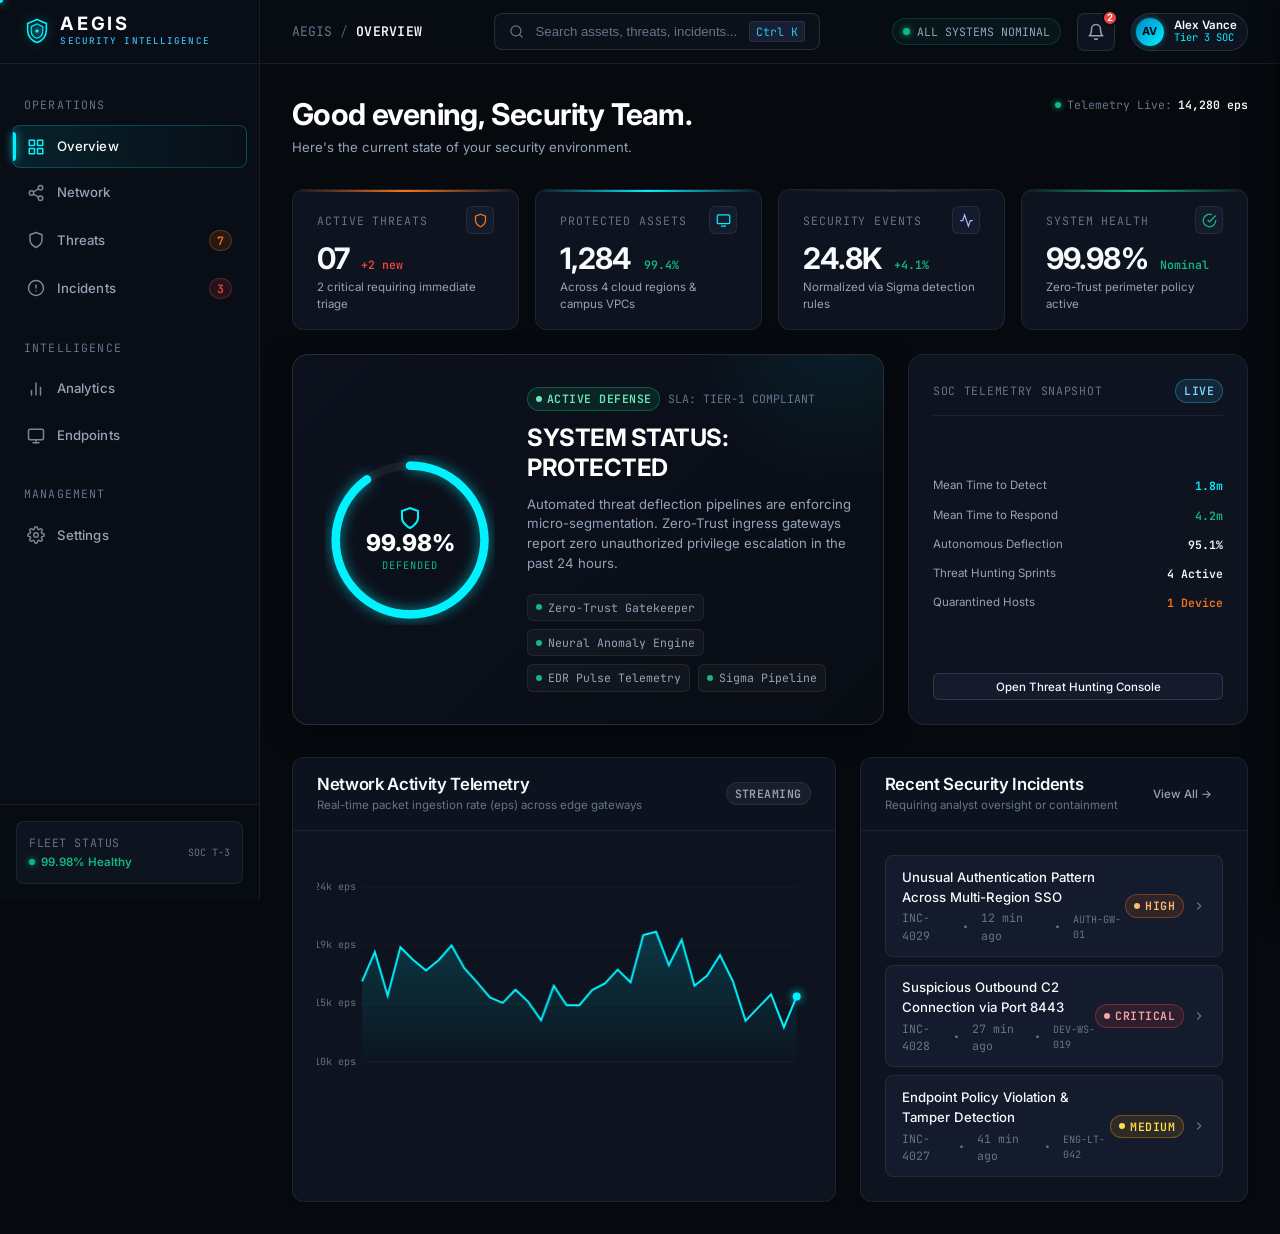
<file: index.html>
<!DOCTYPE html>
<html lang="en">
<head>
  <meta charset="UTF-8">
  <meta name="viewport" content="width=device-width, initial-scale=1.0">
  <meta name="description" content="AEGIS is a security intelligence platform concept for monitoring threats, incidents, endpoints, and network activity.">
  <meta name="theme-color" content="#06090e">
  <meta name="color-scheme" content="dark">
  <title>AEGIS — Security Intelligence Platform</title>

  <!-- Open Graph / Meta -->
  <meta property="og:title" content="AEGIS — Security Intelligence Platform">
  <meta property="og:description" content="Next-generation security operations center platform for monitoring infrastructure, investigating threats, and analyzing cyber incidents.">
  <meta property="og:type" content="website">

  <!-- Typography: Inter & JetBrains Mono -->
  <link rel="preconnect" href="https://fonts.googleapis.com">
  <link rel="preconnect" href="https://fonts.gstatic.com" crossorigin>
  <link href="https://fonts.googleapis.com/css2?family=Inter:wght@400;500;600;700;800&family=JetBrains+Mono:wght@400;500;600;700&display=swap" rel="stylesheet">

  <!-- Stylesheets -->
  <link rel="stylesheet" href="css/variables.css">
  <link rel="stylesheet" href="css/base.css">
  <link rel="stylesheet" href="css/layout.css">
  <link rel="stylesheet" href="css/components.css">
  <link rel="stylesheet" href="css/dashboard.css">
  <link rel="stylesheet" href="css/responsive.css">
</head>
<body>
  <!-- Accessibility: Skip Link -->
  <a href="#main-content" class="skip-link">Skip to main content</a>

  <div class="app-container">
    <!-- ====================================================================
         GLOBAL APPLICATION SHELL: SIDEBAR
         ==================================================================== -->
    <aside id="app-sidebar" class="app-sidebar" aria-label="Main Navigation">
      <div class="sidebar-header">
        <a href="#/overview" class="brand-logo-wrap" title="AEGIS Platform Home">
          <!-- Geometric Aegis Shield SVG Logo -->
          <svg class="brand-shield-svg" viewBox="0 0 32 36" fill="none" xmlns="http://www.w3.org/2000/svg" aria-hidden="true">
            <path d="M16 2L3 7.5V17C3 24.8 8.6 31.9 16 34C23.4 31.9 29 24.8 29 17V7.5L16 2Z" stroke="currentColor" stroke-width="2.2" stroke-linecap="round" stroke-linejoin="round"/>
            <path d="M16 8L8 12V17.5C8 22.2 11.4 26.6 16 28C20.6 26.6 24 22.2 24 17.5V12L16 8Z" fill="rgba(0, 242, 254, 0.12)" stroke="currentColor" stroke-width="1.6"/>
            <circle cx="16" cy="18" r="2.5" fill="currentColor"/>
          </svg>
          <div class="brand-text">
            <span class="brand-name">AEGIS</span>
            <span class="brand-tagline">Security Intelligence</span>
          </div>
        </a>
        <button id="sidebar-close-btn" class="mobile-drawer-close-btn" aria-label="Close Navigation">
          <svg width="18" height="18" viewBox="0 0 24 24" fill="none" stroke="currentColor" stroke-width="2" stroke-linecap="round" stroke-linejoin="round" aria-hidden="true"><line x1="18" y1="6" x2="6" y2="18"/><line x1="6" y1="6" x2="18" y2="18"/></svg>
        </button>
      </div>

      <nav class="sidebar-nav" aria-label="Platform Views">
        <div class="nav-section-label">Operations</div>
        
        <a href="#/overview" class="nav-item is-active" data-route="overview" aria-current="page">
          <div class="nav-label-wrap">
            <svg class="nav-icon" viewBox="0 0 24 24" fill="none" stroke="currentColor" stroke-width="2" stroke-linecap="round" stroke-linejoin="round" aria-hidden="true">
              <rect x="3" y="3" width="7" height="7"/><rect x="14" y="3" width="7" height="7"/><rect x="14" y="14" width="7" height="7"/><rect x="3" y="14" width="7" height="7"/>
            </svg>
            <span>Overview</span>
          </div>
        </a>

        <a href="#/network" class="nav-item" data-route="network">
          <div class="nav-label-wrap">
            <svg class="nav-icon" viewBox="0 0 24 24" fill="none" stroke="currentColor" stroke-width="2" stroke-linecap="round" stroke-linejoin="round" aria-hidden="true">
              <circle cx="18" cy="5" r="3"/><circle cx="6" cy="12" r="3"/><circle cx="18" cy="19" r="3"/><line x1="8.59" y1="13.51" x2="15.42" y2="17.49"/><line x1="15.41" y1="6.51" x2="8.59" y2="10.49"/>
            </svg>
            <span>Network</span>
          </div>
        </a>

        <a href="#/threats" class="nav-item" data-route="threats">
          <div class="nav-label-wrap">
            <svg class="nav-icon" viewBox="0 0 24 24" fill="none" stroke="currentColor" stroke-width="2" stroke-linecap="round" stroke-linejoin="round" aria-hidden="true">
              <path d="M12 22s8-4 8-10V5l-8-3-8 3v7c0 6 8 10 8 10z"/>
            </svg>
            <span>Threats</span>
          </div>
          <span class="nav-badge badge-high" title="Active Detections">7</span>
        </a>

        <a href="#/incidents" class="nav-item" data-route="incidents">
          <div class="nav-label-wrap">
            <svg class="nav-icon" viewBox="0 0 24 24" fill="none" stroke="currentColor" stroke-width="2" stroke-linecap="round" stroke-linejoin="round" aria-hidden="true">
              <circle cx="12" cy="12" r="10"/><line x1="12" y1="8" x2="12" y2="12"/><line x1="12" y1="16" x2="12.01" y2="16"/>
            </svg>
            <span>Incidents</span>
          </div>
          <span class="nav-badge badge-critical" title="Open Incidents">3</span>
        </a>

        <div class="nav-section-label" style="margin-top: var(--space-md);">Intelligence</div>

        <a href="#/analytics" class="nav-item" data-route="analytics">
          <div class="nav-label-wrap">
            <svg class="nav-icon" viewBox="0 0 24 24" fill="none" stroke="currentColor" stroke-width="2" stroke-linecap="round" stroke-linejoin="round" aria-hidden="true">
              <line x1="18" y1="20" x2="18" y2="10"/><line x1="12" y1="20" x2="12" y2="4"/><line x1="6" y1="20" x2="6" y2="14"/>
            </svg>
            <span>Analytics</span>
          </div>
        </a>

        <a href="#/endpoints" class="nav-item" data-route="endpoints">
          <div class="nav-label-wrap">
            <svg class="nav-icon" viewBox="0 0 24 24" fill="none" stroke="currentColor" stroke-width="2" stroke-linecap="round" stroke-linejoin="round" aria-hidden="true">
              <rect x="2" y="3" width="20" height="14" rx="2" ry="2"/><line x1="8" y1="21" x2="16" y2="21"/><line x1="12" y1="17" x2="12" y2="21"/>
            </svg>
            <span>Endpoints</span>
          </div>
        </a>

        <div class="nav-section-label" style="margin-top: var(--space-md);">Management</div>

        <a href="#/settings" class="nav-item settings-link" data-route="settings">
          <div class="nav-label-wrap">
            <svg class="nav-icon" viewBox="0 0 24 24" fill="none" stroke="currentColor" stroke-width="2" stroke-linecap="round" stroke-linejoin="round" aria-hidden="true">
              <circle cx="12" cy="12" r="3"/><path d="M19.4 15a1.65 1.65 0 0 0 .33 1.82l.06.06a2 2 0 0 1 0 2.83 2 2 0 0 1-2.83 0l-.06-.06a1.65 1.65 0 0 0-1.82-.33 1.65 1.65 0 0 0-1 1.51V21a2 2 0 0 1-2 2 2 2 0 0 1-2-2v-.09A1.65 1.65 0 0 0 9 19.4a1.65 1.65 0 0 0-1.82.33l-.06.06a2 2 0 0 1-2.83 0 2 2 0 0 1 0-2.83l.06-.06a1.65 1.65 0 0 0 .33-1.82 1.65 1.65 0 0 0-1.51-1H3a2 2 0 0 1-2-2 2 2 0 0 1 2-2h.09A1.65 1.65 0 0 0 4.6 9a1.65 1.65 0 0 0-.33-1.82l-.06-.06a2 2 0 0 1 0-2.83 2 2 0 0 1 2.83 0l.06.06a1.65 1.65 0 0 0 1.82.33H9a1.65 1.65 0 0 0 1-1.51V3a2 2 0 0 1 2-2 2 2 0 0 1 2 2v.09a1.65 1.65 0 0 0 1 1.51 1.65 1.65 0 0 0 1.82-.33l.06-.06a2 2 0 0 1 2.83 0 2 2 0 0 1 0 2.83l-.06.06a1.65 1.65 0 0 0-.33 1.82V9a1.65 1.65 0 0 0 1.51 1H21a2 2 0 0 1 2 2 2 2 0 0 1-2 2h-.09a1.65 1.65 0 0 0-1.51 1z"/>
            </svg>
            <span>Settings</span>
          </div>
        </a>
      </nav>

      <!-- Sidebar Status Card -->
      <div class="sidebar-footer">
        <div class="health-status-card">
          <div class="health-status-info">
            <span class="health-label">Fleet Status</span>
            <span class="health-val">
              <span class="health-pulse-dot"></span>
              99.98% Healthy
            </span>
          </div>
          <span style="font-family:var(--font-mono); font-size:10px; color:var(--text-muted);">SOC T-3</span>
        </div>
      </div>
    </aside>

    <!-- ====================================================================
         MAIN APP CONTAINER: TOPBAR & CONTENT
         ==================================================================== -->
    <main id="main-content" class="app-main" tabindex="-1">
      <!-- Topbar Header -->
      <header class="app-topbar">
        <div class="topbar-left">
          <button id="mobile-menu-trigger" class="mobile-menu-trigger" aria-label="Open Navigation Menu">
            <svg width="20" height="20" viewBox="0 0 24 24" fill="none" stroke="currentColor" stroke-width="2" stroke-linecap="round" stroke-linejoin="round" aria-hidden="true"><line x1="3" y1="12" x2="21" y2="12"/><line x1="3" y1="6" x2="21" y2="6"/><line x1="3" y1="18" x2="21" y2="18"/></svg>
          </button>
          
          <nav class="breadcrumbs" aria-label="Breadcrumb">
            <span class="breadcrumb-root">AEGIS</span>
            <span class="breadcrumb-separator">/</span>
            <span id="breadcrumb-current" class="breadcrumb-current">OVERVIEW</span>
          </nav>
        </div>

        <div class="topbar-center">
          <button class="search-command-btn" aria-label="Global Search">
            <svg width="15" height="15" viewBox="0 0 24 24" fill="none" stroke="currentColor" stroke-width="2" stroke-linecap="round" stroke-linejoin="round" aria-hidden="true"><circle cx="11" cy="11" r="8"/><line x1="21" y1="21" x2="16.65" y2="16.65"/></svg>
            <span>Search assets, threats, incidents...</span>
            <kbd class="search-kbd-shortcut">Ctrl K</kbd>
          </button>
        </div>

        <div class="topbar-right">
          <div class="system-status-indicator" title="Global Security SLA Nominal">
            <span class="status-dot-nominal"></span>
            <span>ALL SYSTEMS NOMINAL</span>
          </div>

          <!-- Notification Bell -->
          <div class="notif-wrapper">
            <button id="notif-btn" class="icon-btn" aria-label="View Alerts and Notifications" aria-expanded="false">
              <svg width="18" height="18" viewBox="0 0 24 24" fill="none" stroke="currentColor" stroke-width="2" stroke-linecap="round" stroke-linejoin="round" aria-hidden="true"><path d="M18 8A6 6 0 0 0 6 8c0 7-3 9-3 9h18s-3-2-3-9"/><path d="M13.73 21a2 2 0 0 1-3.46 0"/></svg>
              <span id="notif-badge" class="notif-badge-pill">2</span>
            </button>
            <div id="notif-panel" class="notif-panel" role="region" aria-label="Alerts Dropdown">
              <div class="notif-header">
                <span class="notif-title">Real-Time SOC Alerts</span>
                <button id="notif-clear-btn" class="notif-clear-btn">Mark All Read</button>
              </div>
              <ul id="notif-list" class="notif-list"></ul>
            </div>
          </div>

          <!-- Analyst Profile -->
          <div class="user-profile-badge" title="Authenticated Security Analyst">
            <div class="user-avatar">AV</div>
            <div class="user-meta">
              <span class="user-name">Alex Vance</span>
              <span class="user-role">Tier 3 SOC</span>
            </div>
          </div>
        </div>
      </header>

      <!-- Content Views Wrapper -->
      <div class="content-wrapper">

        <!-- ================================================================
             VIEW 1: OVERVIEW DASHBOARD
             ================================================================ -->
        <section id="view-overview" class="page-view is-active" aria-labelledby="overview-heading">
          <div class="page-header">
            <div class="page-title-group">
              <h1 id="overview-heading" class="page-title">Good evening, Security Team.</h1>
              <p class="page-subtitle">Here's the current state of your security environment.</p>
            </div>
            <div class="page-header-actions">
              <span style="font-family:var(--font-mono); font-size:var(--text-xs); color:var(--text-muted); display:flex; align-items:center; gap:6px;">
                <span class="status-dot-nominal" style="width:6px; height:6px;"></span>
                Telemetry Live: <span id="ticker-eps" style="color:var(--text-primary); font-weight:600;">14,280 eps</span>
              </span>
            </div>
          </div>

          <!-- Top Metrics Grid -->
          <div class="metrics-grid">
            <div class="metric-card accent-threat">
              <div class="metric-top">
                <span class="metric-label">Active Threats</span>
                <div class="metric-icon-wrap" style="color:var(--color-high);">
                  <svg width="15" height="15" viewBox="0 0 24 24" fill="none" stroke="currentColor" stroke-width="2"><path d="M12 22s8-4 8-10V5l-8-3-8 3v7c0 6 8 10 8 10z"/></svg>
                </div>
              </div>
              <div class="metric-val-row">
                <span class="metric-val">07</span>
                <span class="metric-trend trend-negative">+2 new</span>
              </div>
              <p class="metric-sub">2 critical requiring immediate triage</p>
            </div>

            <div class="metric-card accent-cyan">
              <div class="metric-top">
                <span class="metric-label">Protected Assets</span>
                <div class="metric-icon-wrap">
                  <svg width="15" height="15" viewBox="0 0 24 24" fill="none" stroke="currentColor" stroke-width="2"><rect x="2" y="3" width="20" height="14" rx="2" ry="2"/><line x1="8" y1="21" x2="16" y2="21"/></svg>
                </div>
              </div>
              <div class="metric-val-row">
                <span class="metric-val">1,284</span>
                <span class="metric-trend trend-positive">99.4%</span>
              </div>
              <p class="metric-sub">Across 4 cloud regions & campus VPCs</p>
            </div>

            <div class="metric-card">
              <div class="metric-top">
                <span class="metric-label">Security Events</span>
                <div class="metric-icon-wrap" style="color:#a5b4fc;">
                  <svg width="15" height="15" viewBox="0 0 24 24" fill="none" stroke="currentColor" stroke-width="2"><polyline points="22 12 18 12 15 21 9 3 6 12 2 12"/></svg>
                </div>
              </div>
              <div class="metric-val-row">
                <span class="metric-val">24.8K</span>
                <span class="metric-trend trend-positive">+4.1%</span>
              </div>
              <p class="metric-sub">Normalized via Sigma detection rules</p>
            </div>

            <div class="metric-card accent-success">
              <div class="metric-top">
                <span class="metric-label">System Health</span>
                <div class="metric-icon-wrap" style="color:var(--color-success);">
                  <svg width="15" height="15" viewBox="0 0 24 24" fill="none" stroke="currentColor" stroke-width="2"><path d="M22 11.08V12a10 10 0 1 1-5.93-9.14"/><polyline points="22 4 12 14.01 9 11.01"/></svg>
                </div>
              </div>
              <div class="metric-val-row">
                <span class="metric-val">99.98%</span>
                <span class="metric-trend trend-positive">Nominal</span>
              </div>
              <p class="metric-sub">Zero-Trust perimeter policy active</p>
            </div>
          </div>

          <!-- Central Security Status Banner -->
          <div class="overview-status-banner">
            <div class="status-viz-card">
              <div class="radial-status-gauge" aria-label="System status 99.98% protected">
                <svg class="gauge-svg" viewBox="0 0 160 160">
                  <circle class="gauge-track" cx="80" cy="80" r="70" />
                  <circle class="gauge-progress" cx="80" cy="80" r="70" />
                </svg>
                <div class="gauge-inner-content">
                  <svg class="gauge-shield-icon" viewBox="0 0 24 24" fill="none" stroke="currentColor" stroke-width="2"><path d="M12 22s8-4 8-10V5l-8-3-8 3v7c0 6 8 10 8 10z"/></svg>
                  <span class="gauge-val">99.98%</span>
                  <span class="gauge-label">DEFENDED</span>
                </div>
              </div>

              <div class="status-details-content">
                <div class="status-badge-row">
                  <span class="badge badge-success"><span class="badge-dot"></span>ACTIVE DEFENSE</span>
                  <span style="font-family:var(--font-mono); font-size:var(--text-xs); color:var(--text-muted);">SLA: TIER-1 COMPLIANT</span>
                </div>
                <h2 class="status-headline">SYSTEM STATUS: PROTECTED</h2>
                <p class="status-description">
                  Automated threat deflection pipelines are enforcing micro-segmentation. Zero-Trust ingress gateways report zero unauthorized privilege escalation in the past 24 hours.
                </p>
                <div class="engine-chips-grid">
                  <span class="engine-chip"><span class="chip-status-dot"></span>Zero-Trust Gatekeeper</span>
                  <span class="engine-chip"><span class="chip-status-dot"></span>Neural Anomaly Engine</span>
                  <span class="engine-chip"><span class="chip-status-dot"></span>EDR Pulse Telemetry</span>
                  <span class="engine-chip"><span class="chip-status-dot"></span>Sigma Pipeline</span>
                </div>
              </div>
            </div>

            <!-- SOC Readiness Sidebar -->
            <div class="soc-readiness-card">
              <div class="readiness-header">
                <span class="readiness-title">SOC Telemetry Snapshot</span>
                <span class="badge badge-low">LIVE</span>
              </div>
              <div class="readiness-list">
                <div class="readiness-row">
                  <span class="readiness-k">Mean Time to Detect</span>
                  <span class="readiness-v" style="color:var(--accent-cyan);">1.8m</span>
                </div>
                <div class="readiness-row">
                  <span class="readiness-k">Mean Time to Respond</span>
                  <span class="readiness-v" style="color:var(--color-success);">4.2m</span>
                </div>
                <div class="readiness-row">
                  <span class="readiness-k">Autonomous Deflection</span>
                  <span class="readiness-v">95.1%</span>
                </div>
                <div class="readiness-row">
                  <span class="readiness-k">Threat Hunting Sprints</span>
                  <span class="readiness-v">4 Active</span>
                </div>
                <div class="readiness-row">
                  <span class="readiness-k">Quarantined Hosts</span>
                  <span class="readiness-v" style="color:var(--color-high);">1 Device</span>
                </div>
              </div>
              <button class="btn btn-secondary btn-sm" onclick="window.AEGIS_NAV.navigateTo('threats')" style="width:100%;">
                Open Threat Hunting Console
              </button>
            </div>
          </div>

          <!-- Bottom Row: Realtime Activity Wave + Recent Incidents -->
          <div class="overview-grid-2col">
            <div class="card">
              <div class="card-header">
                <div class="card-title-wrap">
                  <h3 class="card-title">Network Activity Telemetry</h3>
                  <span class="card-subtitle">Real-time packet ingestion rate (eps) across edge gateways</span>
                </div>
                <span class="badge badge-neutral">STREAMING</span>
              </div>
              <div class="card-body">
                <div class="chart-container-box">
                  <canvas id="overview-activity-chart" class="chart-canvas"></canvas>
                </div>
              </div>
            </div>

            <div class="card">
              <div class="card-header">
                <div class="card-title-wrap">
                  <h3 class="card-title">Recent Security Incidents</h3>
                  <span class="card-subtitle">Requiring analyst oversight or containment</span>
                </div>
                <button class="btn btn-ghost btn-sm" onclick="window.AEGIS_NAV.navigateTo('incidents')">
                  View All &rarr;
                </button>
              </div>
              <div class="card-body">
                <div id="overview-incident-stream" class="incident-stream-list"></div>
              </div>
            </div>
          </div>
        </section>

        <!-- ================================================================
             VIEW 2: NETWORK INTELLIGENCE
             ================================================================ -->
        <section id="view-network" class="page-view" aria-labelledby="network-heading">
          <div class="page-header">
            <div class="page-title-group">
              <h1 id="network-heading" class="page-title">NETWORK INTELLIGENCE</h1>
              <p class="page-subtitle">Monitor relationships between protected assets and external activity.</p>
            </div>
            <div class="page-header-actions">
              <span class="badge badge-low">48 Monitored Nodes</span>
              <span class="badge badge-neutral">Fiber 40G Mesh</span>
            </div>
          </div>

          <div class="network-layout-wrapper">
            <div class="network-canvas-card">
              <!-- Toolbar -->
              <div class="network-toolbar">
                <div class="network-filter-pills" role="group" aria-label="Network topology filters">
                  <button class="filter-pill-btn is-active" data-filter="ALL">ALL</button>
                  <button class="filter-pill-btn" data-filter="INTERNAL">INTERNAL</button>
                  <button class="filter-pill-btn" data-filter="EXTERNAL">EXTERNAL</button>
                  <button class="filter-pill-btn" data-filter="CRITICAL">CRITICAL</button>
                </div>

                <div class="network-zoom-controls" role="group" aria-label="Canvas zoom controls">
                  <button id="net-zoom-in" class="filter-pill-btn" title="Zoom In">+</button>
                  <button id="net-zoom-out" class="filter-pill-btn" title="Zoom Out">&minus;</button>
                  <button id="net-zoom-reset" class="filter-pill-btn" title="Reset View">Reset</button>
                </div>
              </div>

              <!-- Interactive Canvas -->
              <div class="network-canvas-viewport">
                <canvas id="network-canvas"></canvas>
              </div>

              <!-- Legend -->
              <div class="network-legend-bar">
                <div class="legend-item"><span class="legend-dot-crit"></span> Critical Link</div>
                <div class="legend-item"><span class="legend-dot-warn"></span> Anomaly / Warning</div>
                <div class="legend-item"><span class="legend-dot-ok"></span> Protected Mesh</div>
                <span style="color:var(--text-dim);">|</span>
                <span style="font-size:11px;">Drag to Pan • Click Node to Inspect</span>
              </div>
            </div>

            <!-- Live Topology Inspector -->
            <div class="node-inspector-card">
              <div style="display:flex; align-items:center; justify-content:space-between;">
                <span style="font-family:var(--font-mono); font-size:var(--text-xs); color:var(--text-muted); text-transform:uppercase;">Asset Inspector</span>
                <span id="inspector-status" class="badge badge-critical">CRITICAL</span>
              </div>

              <div style="border-bottom:1px solid var(--border-subtle); padding-bottom:var(--space-sm);">
                <h3 id="inspector-asset" style="font-size:var(--text-lg); font-weight:700; color:var(--text-primary);">EXT-TOR-EXIT</h3>
                <span id="inspector-ip" style="font-family:var(--font-mono); font-size:var(--text-xs); color:var(--accent-blue);">185.220.101.5</span>
              </div>

              <div class="node-prop-group">
                <span class="node-prop-label">Topology Classification</span>
                <span id="inspector-tier" class="node-prop-val">External IP (EXTERNAL)</span>
              </div>

              <div class="node-prop-group">
                <span class="node-prop-label">Live Throughput</span>
                <span id="inspector-traffic" class="node-prop-val">1.4 MB/s</span>
              </div>

              <div class="node-prop-group">
                <span class="node-prop-label">Connected Mesh Peers</span>
                <span id="inspector-peers" class="node-prop-val">1 Ingress Trunk</span>
              </div>

              <div id="inspector-risk" style="margin-top:var(--space-xs);"></div>

              <div id="inspector-actions" style="margin-top:var(--space-sm); display:flex; flex-direction:column; gap:6px;"></div>
            </div>
          </div>
        </section>

        <!-- ================================================================
             VIEW 3: THREAT INTELLIGENCE
             ================================================================ -->
        <section id="view-threats" class="page-view" aria-labelledby="threats-heading">
          <div class="page-header">
            <div class="page-title-group">
              <h1 id="threats-heading" class="page-title">THREAT INTELLIGENCE</h1>
              <p class="page-subtitle">Global indicators of compromise, automated heuristic detections, and active threat actors.</p>
            </div>
            <div class="page-header-actions">
              <span id="threats-count-badge" class="badge badge-high">7 Detections</span>
            </div>
          </div>

          <!-- Filter & Search Bar -->
          <div class="filter-bar">
            <div class="input-search-wrap">
              <svg class="input-search-icon" viewBox="0 0 24 24" fill="none" stroke="currentColor" stroke-width="2"><circle cx="11" cy="11" r="8"/><line x1="21" y1="21" x2="16.65" y2="16.65"/></svg>
              <input type="text" id="threat-search-input" class="input-search" placeholder="Search threat name, ID, source, target...">
            </div>

            <div class="filter-group">
              <select id="threat-severity-select" class="select-custom" aria-label="Filter by Severity">
                <option value="ALL">Severity: All</option>
                <option value="CRITICAL">Critical</option>
                <option value="HIGH">High</option>
                <option value="MEDIUM">Medium</option>
                <option value="LOW">Low</option>
              </select>

              <select id="threat-status-select" class="select-custom" aria-label="Filter by Status">
                <option value="ALL">Status: All</option>
                <option value="INVESTIGATING">Investigating</option>
                <option value="MONITORING">Monitoring</option>
                <option value="CONTAINED">Contained</option>
                <option value="MITIGATED">Mitigated</option>
              </select>

              <select id="threat-sort-select" class="select-custom" aria-label="Sort Threats">
                <option value="time-desc">Sort: Risk Score</option>
                <option value="severity">Sort: Severity Rank</option>
              </select>
            </div>
          </div>

          <!-- Threats Table -->
          <div class="card">
            <div class="table-responsive">
              <table class="data-table" aria-label="Threat Detections Table">
                <thead>
                  <tr>
                    <th scope="col">Threat & Identifier</th>
                    <th scope="col">Severity</th>
                    <th scope="col">Source / Subnet</th>
                    <th scope="col">Target Asset</th>
                    <th scope="col">Detected</th>
                    <th scope="col">Status</th>
                  </tr>
                </thead>
                <tbody id="threats-table-body"></tbody>
              </table>
            </div>
          </div>
        </section>

        <!-- ================================================================
             VIEW 4: INCIDENT CENTER
             ================================================================ -->
        <section id="view-incidents" class="page-view" aria-labelledby="incidents-heading">
          <div class="page-header">
            <div class="page-title-group">
              <h1 id="incidents-heading" class="page-title">INCIDENT CENTER</h1>
              <p class="page-subtitle">Triage, containment protocols, and multi-stage forensic case tracking.</p>
            </div>
            <div class="page-header-actions">
              <div id="incident-tabs" class="tab-nav" role="tablist">
                <button class="tab-btn is-active" data-tab="ALL" role="tab">All <span id="tab-count-all" class="tab-count">5</span></button>
                <button class="tab-btn" data-tab="ACTIVE" role="tab">Active <span id="tab-count-active" class="tab-count">1</span></button>
                <button class="tab-btn" data-tab="INVESTIGATING" role="tab">Investigating <span id="tab-count-investigating" class="tab-count">2</span></button>
                <button class="tab-btn" data-tab="RESOLVED" role="tab">Resolved <span id="tab-count-resolved" class="tab-count">2</span></button>
              </div>
            </div>
          </div>

          <!-- Incidents Grid -->
          <div id="incidents-container" class="incident-card-grid"></div>
        </section>

        <!-- ================================================================
             VIEW 5: SECURITY ANALYTICS
             ================================================================ -->
        <section id="view-analytics" class="page-view" aria-labelledby="analytics-heading">
          <div class="page-header">
            <div class="page-title-group">
              <h1 id="analytics-heading" class="page-title">SECURITY ANALYTICS</h1>
              <p class="page-subtitle">Deep telemetry analysis, threat vectors, deflection rates, and response metrics.</p>
            </div>
            <div class="page-header-actions">
              <div class="tab-nav" role="group" aria-label="Timeframe Range Filter">
                <button class="tab-btn analytics-range-btn is-active" data-range="24H">24H</button>
                <button class="tab-btn analytics-range-btn" data-range="7D">7D</button>
                <button class="tab-btn analytics-range-btn" data-range="30D">30D</button>
                <button class="tab-btn analytics-range-btn" data-range="90D">90D</button>
              </div>
            </div>
          </div>

          <!-- Analytics Metric Cards -->
          <div class="metrics-grid">
            <div class="metric-card accent-threat">
              <div class="metric-top">
                <span class="metric-label">Total Threats Detected</span>
                <span style="font-family:var(--font-mono); font-size:var(--text-xs); color:var(--text-muted);">Period</span>
              </div>
              <div class="metric-val-row">
                <span id="analytics-total-threats" class="metric-val">142</span>
              </div>
              <p class="metric-sub">Correlated across 34 edge points</p>
            </div>

            <div class="metric-card accent-cyan">
              <div class="metric-top">
                <span class="metric-label">Automated Deflection</span>
                <span style="font-family:var(--font-mono); font-size:var(--text-xs); color:var(--color-success);">High SLA</span>
              </div>
              <div class="metric-val-row">
                <span id="analytics-blocked-threats" class="metric-val">95.1%</span>
              </div>
              <p class="metric-sub">Blocked instantly at WAF / EDR layer</p>
            </div>

            <div class="metric-card">
              <div class="metric-top">
                <span class="metric-label">Events Analyzed</span>
                <span style="font-family:var(--font-mono); font-size:var(--text-xs); color:var(--text-muted);">Total</span>
              </div>
              <div class="metric-val-row">
                <span id="analytics-events-analyzed" class="metric-val">24,812</span>
              </div>
              <p class="metric-sub">Ingested into Sigma heuristic graph</p>
            </div>

            <div class="metric-card accent-success">
              <div class="metric-top">
                <span class="metric-label">Mean Response Time</span>
                <span id="analytics-mttr-change" class="metric-trend trend-positive">-18.4%</span>
              </div>
              <div class="metric-val-row">
                <span id="analytics-mttr" class="metric-val">4.2m</span>
              </div>
              <p class="metric-sub">Faster than SOC baseline benchmark</p>
            </div>
          </div>

          <!-- Dual Column Charts -->
          <div class="analytics-grid-2col">
            <div class="card">
              <div class="card-header">
                <div class="card-title-wrap">
                  <h3 class="card-title">Threat Activity Timeline</h3>
                  <span class="card-subtitle">Volume of blocked threats vs escalated investigations</span>
                </div>
                <div style="display:flex; align-items:center; gap:var(--space-sm); font-family:var(--font-mono); font-size:11px;">
                  <span style="display:flex; align-items:center; gap:4px; color:var(--accent-cyan);"><span style="width:8px; height:8px; background:var(--accent-cyan); border-radius:2px;"></span>Blocked</span>
                  <span style="display:flex; align-items:center; gap:4px; color:var(--color-medium);"><span style="width:8px; height:8px; background:var(--color-medium); border-radius:2px;"></span>Investigated</span>
                </div>
              </div>
              <div class="card-body">
                <canvas id="analytics-timeline-chart" style="width:100%; height:260px;"></canvas>
              </div>
            </div>

            <div class="card">
              <div class="card-header">
                <div class="card-title-wrap">
                  <h3 class="card-title">Security Events by Classification</h3>
                  <span class="card-subtitle">Normalized distribution across threat categories</span>
                </div>
              </div>
              <div class="card-body">
                <div id="analytics-categories-list" class="category-bar-list"></div>
              </div>
            </div>
          </div>

          <!-- Bottom 2-Col: Attack Vectors & Fleet Health -->
          <div class="analytics-grid-2col">
            <div class="card">
              <div class="card-header">
                <div class="card-title-wrap">
                  <h3 class="card-title">Attack Vectors Ranked by Risk</h3>
                  <span class="card-subtitle">Observed frequency & adversary sophistication score</span>
                </div>
              </div>
              <div class="card-body">
                <div id="analytics-vectors-list" style="display:flex; flex-direction:column; gap:var(--space-sm);"></div>
              </div>
            </div>

            <div class="card">
              <div class="card-header">
                <div class="card-title-wrap">
                  <h3 class="card-title">Fleet Compliance Posture</h3>
                  <span class="card-subtitle">Managed endpoint security status across enterprise</span>
                </div>
              </div>
              <div class="card-body">
                <div style="display:grid; grid-template-columns:repeat(3, 1fr); gap:var(--space-md); text-align:center; margin-bottom:var(--space-lg);">
                  <div style="background:var(--bg-surface); border:1px solid var(--border-subtle); border-radius:var(--radius-md); padding:var(--space-md);">
                    <span style="font-family:var(--font-mono); font-size:var(--text-xs); color:var(--color-success);">HEALTHY</span>
                    <h4 id="posture-healthy" style="font-size:1.6rem; color:var(--text-primary); margin-top:4px;">1,248</h4>
                    <span style="font-size:11px; color:var(--text-muted);">97.2% Fleet</span>
                  </div>
                  <div style="background:var(--bg-surface); border:1px solid var(--border-subtle); border-radius:var(--radius-md); padding:var(--space-md);">
                    <span style="font-family:var(--font-mono); font-size:var(--text-xs); color:var(--color-medium);">WARNING</span>
                    <h4 id="posture-warning" style="font-size:1.6rem; color:var(--text-primary); margin-top:4px;">28</h4>
                    <span style="font-size:11px; color:var(--text-muted);">Patch Pending</span>
                  </div>
                  <div style="background:var(--bg-surface); border:1px solid var(--border-subtle); border-radius:var(--radius-md); padding:var(--space-md);">
                    <span style="font-family:var(--font-mono); font-size:var(--text-xs); color:var(--color-critical);">CRITICAL</span>
                    <h4 id="posture-critical" style="font-size:1.6rem; color:var(--text-primary); margin-top:4px;">8</h4>
                    <span style="font-size:11px; color:var(--text-muted);">Quarantined</span>
                  </div>
                </div>

                <div style="background:rgba(0, 242, 254, 0.04); border:1px solid var(--border-accent); border-radius:var(--radius-md); padding:var(--space-md); display:flex; align-items:center; gap:var(--space-md);">
                  <svg width="24" height="24" viewBox="0 0 24 24" fill="none" stroke="var(--accent-cyan)" stroke-width="2"><circle cx="12" cy="12" r="10"/><line x1="12" y1="16" x2="12" y2="12"/><line x1="12" y1="8" x2="12.01" y2="8"/></svg>
                  <p style="font-size:var(--text-xs); color:var(--text-secondary); line-height:1.5;">
                    Autonomous remediation agent is actively rolling out signature bundle <code>2026.09-R4</code> to 28 warning endpoints. Expected convergence within 30 minutes.
                  </p>
                </div>
              </div>
            </div>
          </div>
        </section>

        <!-- ================================================================
             VIEW 6: ENDPOINT SECURITY
             ================================================================ -->
        <section id="view-endpoints" class="page-view" aria-labelledby="endpoints-heading">
          <div class="page-header">
            <div class="page-title-group">
              <h1 id="endpoints-heading" class="page-title">ENDPOINT SECURITY</h1>
              <p class="page-subtitle">Real-time fleet posture, EDR telemetry, process execution, and network isolation.</p>
            </div>
            <div class="page-header-actions">
              <span id="endpoints-count-badge" class="badge badge-low">10 Managed Devices</span>
            </div>
          </div>

          <!-- Filter & Search Bar -->
          <div class="filter-bar">
            <div class="input-search-wrap">
              <svg class="input-search-icon" viewBox="0 0 24 24" fill="none" stroke="currentColor" stroke-width="2"><circle cx="11" cy="11" r="8"/><line x1="21" y1="21" x2="16.65" y2="16.65"/></svg>
              <input type="text" id="endpoint-search-input" class="input-search" placeholder="Search device name, IP address, user...">
            </div>

            <div class="filter-group">
              <select id="endpoint-os-select" class="select-custom" aria-label="Filter by Operating System">
                <option value="ALL">OS: All Platforms</option>
                <option value="Windows">Windows</option>
                <option value="Linux">Linux</option>
                <option value="macOS">macOS</option>
              </select>

              <select id="endpoint-risk-select" class="select-custom" aria-label="Filter by Risk Level">
                <option value="ALL">Risk: All Levels</option>
                <option value="Critical">Critical</option>
                <option value="High">High</option>
                <option value="Medium">Medium</option>
                <option value="Low">Low</option>
              </select>

              <select id="endpoint-status-select" class="select-custom" aria-label="Filter by Protection Status">
                <option value="ALL">Status: All</option>
                <option value="Protected">Protected</option>
                <option value="Attention">Attention</option>
                <option value="Isolated">Isolated</option>
              </select>
            </div>
          </div>

          <!-- Endpoints Table -->
          <div class="card">
            <div class="table-responsive">
              <table class="data-table" aria-label="Managed Devices Table">
                <thead>
                  <tr>
                    <th scope="col">Device & IP</th>
                    <th scope="col">Type</th>
                    <th scope="col">Operating System</th>
                    <th scope="col">Risk Level</th>
                    <th scope="col">Last Seen</th>
                    <th scope="col">Status</th>
                  </tr>
                </thead>
                <tbody id="endpoints-table-body"></tbody>
              </table>
            </div>
          </div>
        </section>

        <!-- ================================================================
             VIEW 7: PLATFORM SETTINGS
             ================================================================ -->
        <section id="view-settings" class="page-view" aria-labelledby="settings-heading">
          <div class="page-header">
            <div class="page-title-group">
              <h1 id="settings-heading" class="page-title">PLATFORM SETTINGS</h1>
              <p class="page-subtitle">Enterprise SOC configuration, alerting thresholds, access control, and preferences.</p>
            </div>
            <div class="page-header-actions">
              <button id="btn-reset-settings" class="btn btn-ghost btn-sm">Reset Defaults</button>
              <button id="btn-save-settings" class="btn btn-primary btn-sm">Save Changes</button>
            </div>
          </div>

          <div class="settings-layout">
            <!-- Settings Nav -->
            <nav class="settings-nav" aria-label="Settings Categories">
              <button class="settings-nav-item is-active" data-section="general">General</button>
              <button class="settings-nav-item" data-section="notifications">Notifications</button>
              <button class="settings-nav-item" data-section="security">Security & Access</button>
              <button class="settings-nav-item" data-section="appearance">Appearance & Audio</button>
            </nav>

            <!-- Settings Content Cards -->
            <div class="settings-content-wrap">
              <!-- SECTION: GENERAL -->
              <div id="section-general" class="settings-section-card">
                <div class="settings-group">
                  <h3 class="settings-group-title">Organization & SOC Profile</h3>
                  <p class="settings-group-desc">Core tenancy details displayed across alerts and telemetry reports.</p>
                  
                  <div style="display:flex; flex-direction:column; gap:6px; max-width:480px;">
                    <label for="setting-org-name" style="font-size:var(--text-xs); color:var(--text-secondary); font-weight:500;">Organization Name</label>
                    <input type="text" id="setting-org-name" class="input-search" style="padding-left:12px;" value="Aegis Global Operations (SOC Prime)">
                  </div>

                  <div style="display:grid; grid-template-columns:1fr 1fr; gap:var(--space-md); max-width:480px; margin-top:4px;">
                    <div>
                      <label for="setting-timezone" style="font-size:var(--text-xs); color:var(--text-secondary); font-weight:500;">Primary SOC Timezone</label>
                      <select id="setting-timezone" class="select-custom" style="width:100%; margin-top:4px;">
                        <option value="UTC">UTC (Coordinated Universal)</option>
                        <option value="EST">EST (US Eastern)</option>
                        <option value="PST">PST (US Pacific)</option>
                        <option value="GMT">GMT (London)</option>
                      </select>
                    </div>

                    <div>
                      <label for="setting-telemetry-rate" style="font-size:var(--text-xs); color:var(--text-secondary); font-weight:500;">Ingest Frequency</label>
                      <select id="setting-telemetry-rate" class="select-custom" style="width:100%; margin-top:4px;">
                        <option value="realtime">Real-Time Streaming (1s)</option>
                        <option value="5s">Aggregated (5s pulse)</option>
                        <option value="30s">Batch Window (30s)</option>
                      </select>
                    </div>
                  </div>
                </div>

                <div class="settings-group">
                  <h3 class="settings-group-title">Telemetry Retention & Archival</h3>
                  <p class="settings-group-desc">Define forensic data lifecycle retention before cold storage migration.</p>

                  <div style="max-width:320px;">
                    <label for="setting-archive-days" style="font-size:var(--text-xs); color:var(--text-secondary); font-weight:500;">Event Retention Window</label>
                    <select id="setting-archive-days" class="select-custom" style="width:100%; margin-top:4px;">
                      <option value="30">30 Days (Hot In-Memory)</option>
                      <option value="90" selected>90 Days (Recommended)</option>
                      <option value="180">180 Days (Compliance Extended)</option>
                      <option value="365">365 Days (Full Year Immutable)</option>
                    </select>
                  </div>
                </div>
              </div>

              <!-- SECTION: NOTIFICATIONS -->
              <div id="section-notifications" class="settings-section-card" style="display:none;">
                <div class="settings-group">
                  <h3 class="settings-group-title">Automated Incident Alert Routing</h3>
                  <p class="settings-group-desc">Configure escalation dispatch channels for high and critical threats.</p>

                  <label class="toggle-label">
                    <div class="toggle-info">
                      <span class="toggle-title">PagerDuty Critical Escalation</span>
                      <span class="toggle-desc">Trigger high-urgency on-call page for P0 incidents</span>
                    </div>
                    <input type="checkbox" id="setting-pagerduty" class="switch-input" checked>
                    <span class="switch-slider"></span>
                  </label>

                  <label class="toggle-label">
                    <div class="toggle-info">
                      <span class="toggle-title">Slack Security Channel Webhook</span>
                      <span class="toggle-desc">Broadcast real-time IOC detections to #soc-war-room</span>
                    </div>
                    <input type="checkbox" id="setting-slack" class="switch-input" checked>
                    <span class="switch-slider"></span>
                  </label>

                  <label class="toggle-label">
                    <div class="toggle-info">
                      <span class="toggle-title">SMS Emergency Dispatch</span>
                      <span class="toggle-desc">Send encrypted SMS alert to CIRT Incident Commander</span>
                    </div>
                    <input type="checkbox" id="setting-sms-p0" class="switch-input" checked>
                    <span class="switch-slider"></span>
                  </label>

                  <label class="toggle-label">
                    <div class="toggle-info">
                      <span class="toggle-title">Daily Executive Briefing</span>
                      <span class="toggle-desc">Email summarized posture & MTTR statistics at 06:00 UTC</span>
                    </div>
                    <input type="checkbox" id="setting-briefing" class="switch-input" checked>
                    <span class="switch-slider"></span>
                  </label>
                </div>
              </div>

              <!-- SECTION: SECURITY & ACCESS -->
              <div id="section-security" class="settings-section-card" style="display:none;">
                <div class="settings-group">
                  <h3 class="settings-group-title">Authentication & Identity Governance</h3>
                  <p class="settings-group-desc">Enforce rigorous zero-trust controls for SOC console operators.</p>

                  <div style="max-width:320px; margin-bottom:var(--space-md);">
                    <label for="setting-session-timeout" style="font-size:var(--text-xs); color:var(--text-secondary); font-weight:500;">Session Inactivity Timeout</label>
                    <select id="setting-session-timeout" class="select-custom" style="width:100%; margin-top:4px;">
                      <option value="15">15 Minutes</option>
                      <option value="30" selected>30 Minutes (Standard SOC)</option>
                      <option value="60">60 Minutes</option>
                    </select>
                  </div>

                  <label class="toggle-label">
                    <div class="toggle-info">
                      <span class="toggle-title">Mandatory Hardware Token (FIDO2 / WebAuthn)</span>
                      <span class="toggle-desc">Reject SMS and standard TOTP authenticator methods</span>
                    </div>
                    <input type="checkbox" id="setting-mfa" class="switch-input" checked>
                    <span class="switch-slider"></span>
                  </label>

                  <label class="toggle-label">
                    <div class="toggle-info">
                      <span class="toggle-title">Dual-Custody Quarantine Authorization</span>
                      <span class="toggle-desc">Require approval from two Tier-3 leads before fleet isolation</span>
                    </div>
                    <input type="checkbox" id="setting-dual-custody" class="switch-input">
                    <span class="switch-slider"></span>
                  </label>
                </div>

                <div class="settings-group">
                  <h3 class="settings-group-title">Ingestion API Credentials</h3>
                  <p class="settings-group-desc">API key utilized by EDR sensor fleet to push telemetry to Aegis ingest proxy.</p>
                  
                  <div style="display:flex; gap:var(--space-sm); max-width:540px; margin-top:4px;">
                    <input type="text" id="api-key-display" readonly value="aegis_live_sec_8f912c4019a2b8e390c1f288" class="input-search" style="font-family:var(--font-mono); font-size:12px; color:var(--accent-cyan);">
                    <button class="btn btn-secondary btn-sm" id="btn-rotate-api-key">Rotate Key</button>
                  </div>
                </div>
              </div>

              <!-- SECTION: APPEARANCE & AUDIO -->
              <div id="section-appearance" class="settings-section-card" style="display:none;">
                <div class="settings-group">
                  <h3 class="settings-group-title">Display & Interactive Customization</h3>
                  <p class="settings-group-desc">Calibrate interface feedback and pointer characteristics.</p>

                  <label class="toggle-label">
                    <div class="toggle-info">
                      <span class="toggle-title">Technical Reticle Custom Cursor</span>
                      <span class="toggle-desc">Enable high-precision desktop cursor with trailing ring</span>
                    </div>
                    <input type="checkbox" id="setting-custom-cursor" class="switch-input" checked>
                    <span class="switch-slider"></span>
                  </label>

                  <label class="toggle-label">
                    <div class="toggle-info">
                      <span class="toggle-title">SOC Synthesizer Audio Chimes</span>
                      <span class="toggle-desc">Web Audio feedback for critical alerts and successful containments</span>
                    </div>
                    <div style="display:flex; align-items:center; gap:var(--space-sm);">
                      <button id="btn-test-chime" class="btn btn-ghost btn-sm" type="button">Test Chime</button>
                      <input type="checkbox" id="setting-sound" class="switch-input">
                      <span class="switch-slider"></span>
                    </div>
                  </label>

                  <label class="toggle-label">
                    <div class="toggle-info">
                      <span class="toggle-title">High-Contrast Data Grid Mode</span>
                      <span class="toggle-desc">Enhance table borders and text contrast for low-light control rooms</span>
                    </div>
                    <input type="checkbox" id="setting-high-contrast" class="switch-input">
                    <span class="switch-slider"></span>
                  </label>
                </div>
              </div>
            </div>
          </div>
        </section>

      </div>
    </main>
  </div>

  <!-- ====================================================================
       BACKDROPS & DRAWERS
       ==================================================================== -->
  <div id="sidebar-backdrop" class="slideover-backdrop" aria-hidden="true"></div>
  <div id="slideover-backdrop" class="slideover-backdrop" aria-hidden="true"></div>
  <aside id="slideover-panel" class="slideover-panel" role="dialog" aria-modal="true" aria-labelledby="slideover-title">
    <div class="slideover-header">
      <div>
        <h2 id="slideover-title" style="font-size:var(--text-lg); font-weight:700; color:var(--text-primary); line-height:1.2;">Inspection Detail</h2>
        <span id="slideover-subtitle" style="font-family:var(--font-mono); font-size:var(--text-xs); color:var(--text-muted); margin-top:4px; display:block;">Telemetry Inspection</span>
      </div>
      <button id="slideover-close-btn" class="slideover-close-btn" aria-label="Close Inspection Panel">
        <svg width="18" height="18" viewBox="0 0 24 24" fill="none" stroke="currentColor" stroke-width="2" stroke-linecap="round" stroke-linejoin="round" aria-hidden="true"><line x1="18" y1="6" x2="6" y2="18"/><line x1="6" y1="6" x2="18" y2="18"/></svg>
      </button>
    </div>
    <div id="slideover-body" class="slideover-body"></div>
    <div id="slideover-footer" class="slideover-footer"></div>
  </aside>

  <!-- ====================================================================
       COMMAND PALETTE MODAL (Ctrl + K)
       ==================================================================== -->
  <div id="command-modal-backdrop" class="modal-backdrop" aria-hidden="true">
    <div class="command-modal" role="dialog" aria-modal="true" aria-label="Command Palette">
      <div class="command-input-wrap">
        <svg width="18" height="18" viewBox="0 0 24 24" fill="none" stroke="var(--accent-cyan)" stroke-width="2"><circle cx="11" cy="11" r="8"/><line x1="21" y1="21" x2="16.65" y2="16.65"/></svg>
        <input type="text" id="command-search-input" class="command-search-input" placeholder="Type a route, threat ID, asset, or incident..." autocomplete="off">
        <kbd class="search-kbd-shortcut">ESC</kbd>
      </div>
      <ul id="command-results" class="command-results-list" role="listbox"></ul>
    </div>
  </div>

  <!-- Toast Notification Root -->
  <div id="toast-container" class="toast-container" aria-live="polite"></div>

  <!-- JavaScript Application Bundle -->
  <script src="js/data.js"></script>
  <script src="js/navigation.js"></script>
  <script src="js/network.js"></script>
  <script src="js/threats.js"></script>
  <script src="js/incidents.js"></script>
  <script src="js/analytics.js"></script>
  <script src="js/endpoints.js"></script>
  <script src="js/settings.js"></script>
  <script src="js/app.js"></script>
</body>
</html>
</file>
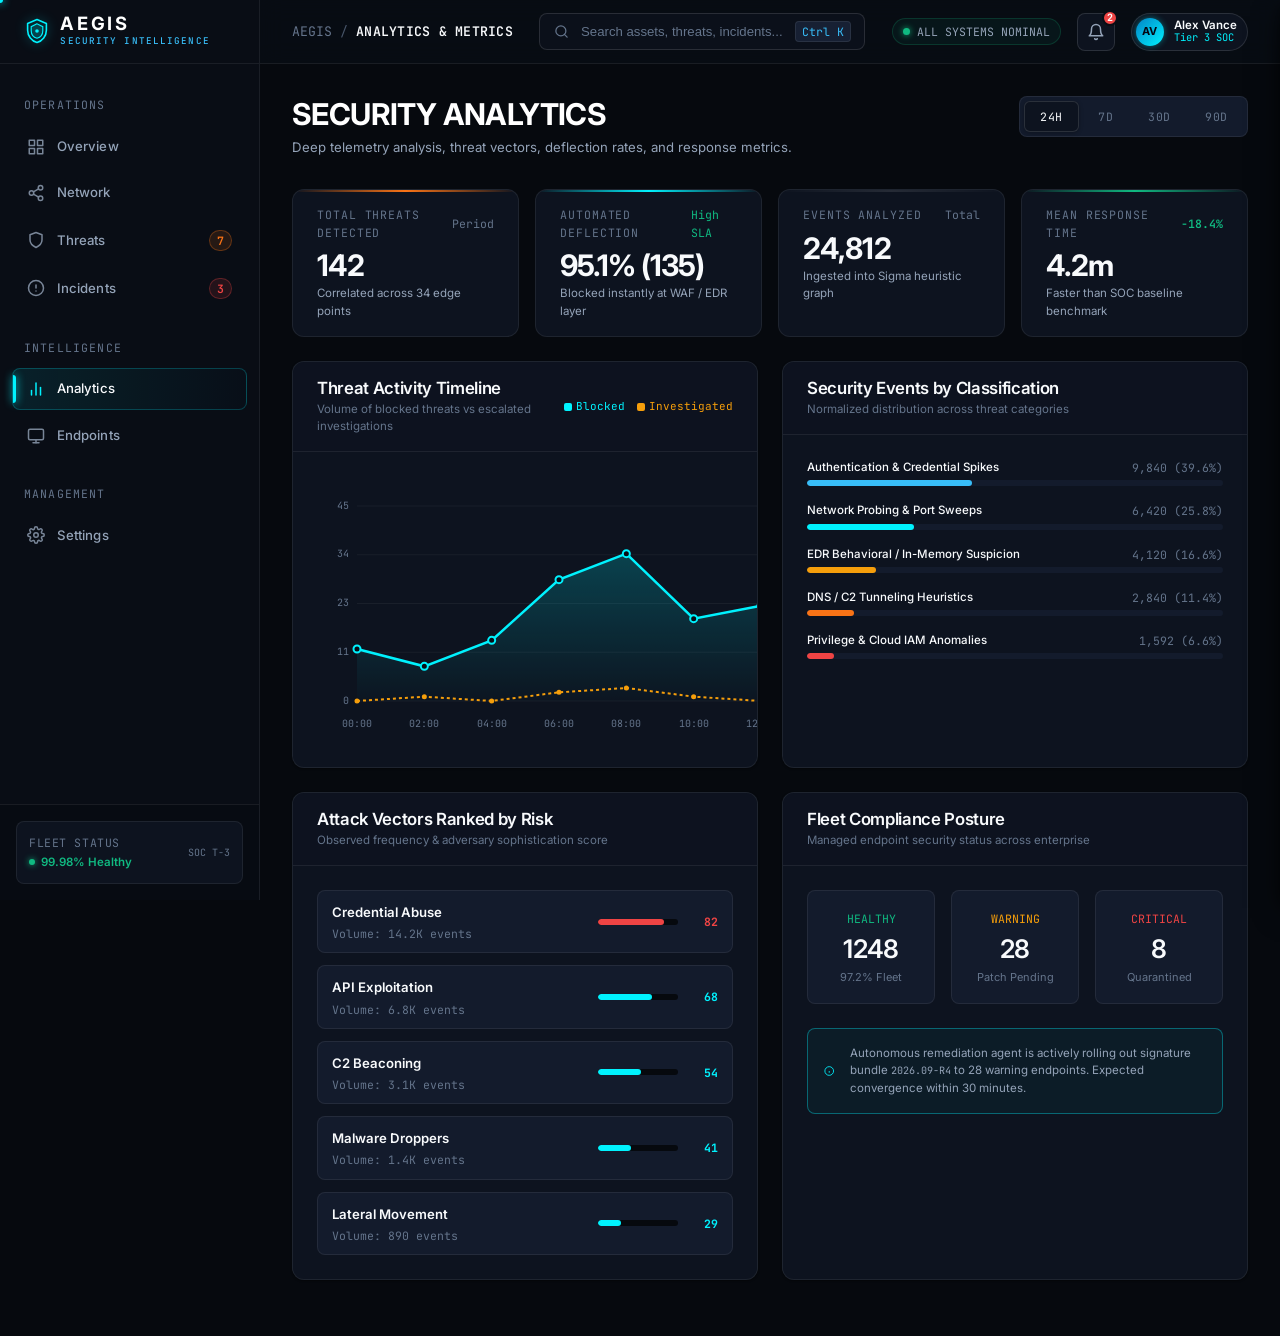
<file: pages/analytics.html>
<!DOCTYPE html>
<html lang="en">
<head>
  <meta charset="UTF-8">
  <meta http-equiv="refresh" content="0; url=../index.html#/analytics">
  <title>AEGIS — Security Analytics</title>
  <script>window.location.replace('../index.html#/analytics');</script>
</head>
<body style="background:#06090e; color:#94a3b8; font-family:sans-serif; padding:2rem;">
  <p>Redirecting to <a href="../index.html#/analytics" style="color:#00f2fe;">AEGIS Security Analytics</a>...</p>
</body>
</html>
</file>
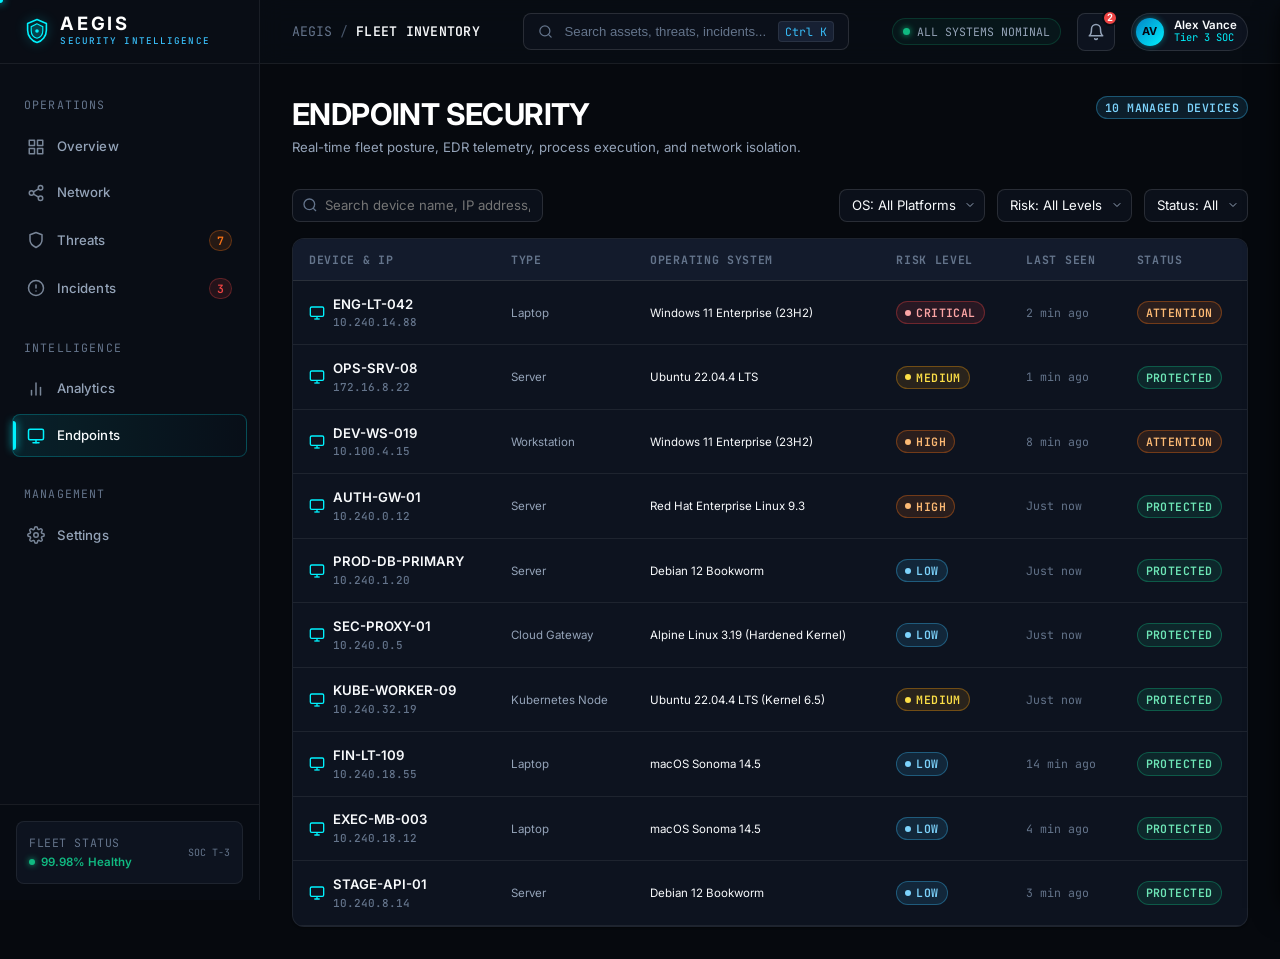
<file: pages/endpoints.html>
<!DOCTYPE html>
<html lang="en">
<head>
  <meta charset="UTF-8">
  <meta http-equiv="refresh" content="0; url=../index.html#/endpoints">
  <title>AEGIS — Endpoint Security</title>
  <script>window.location.replace('../index.html#/endpoints');</script>
</head>
<body style="background:#06090e; color:#94a3b8; font-family:sans-serif; padding:2rem;">
  <p>Redirecting to <a href="../index.html#/endpoints" style="color:#00f2fe;">AEGIS Endpoint Security</a>...</p>
</body>
</html>
</file>
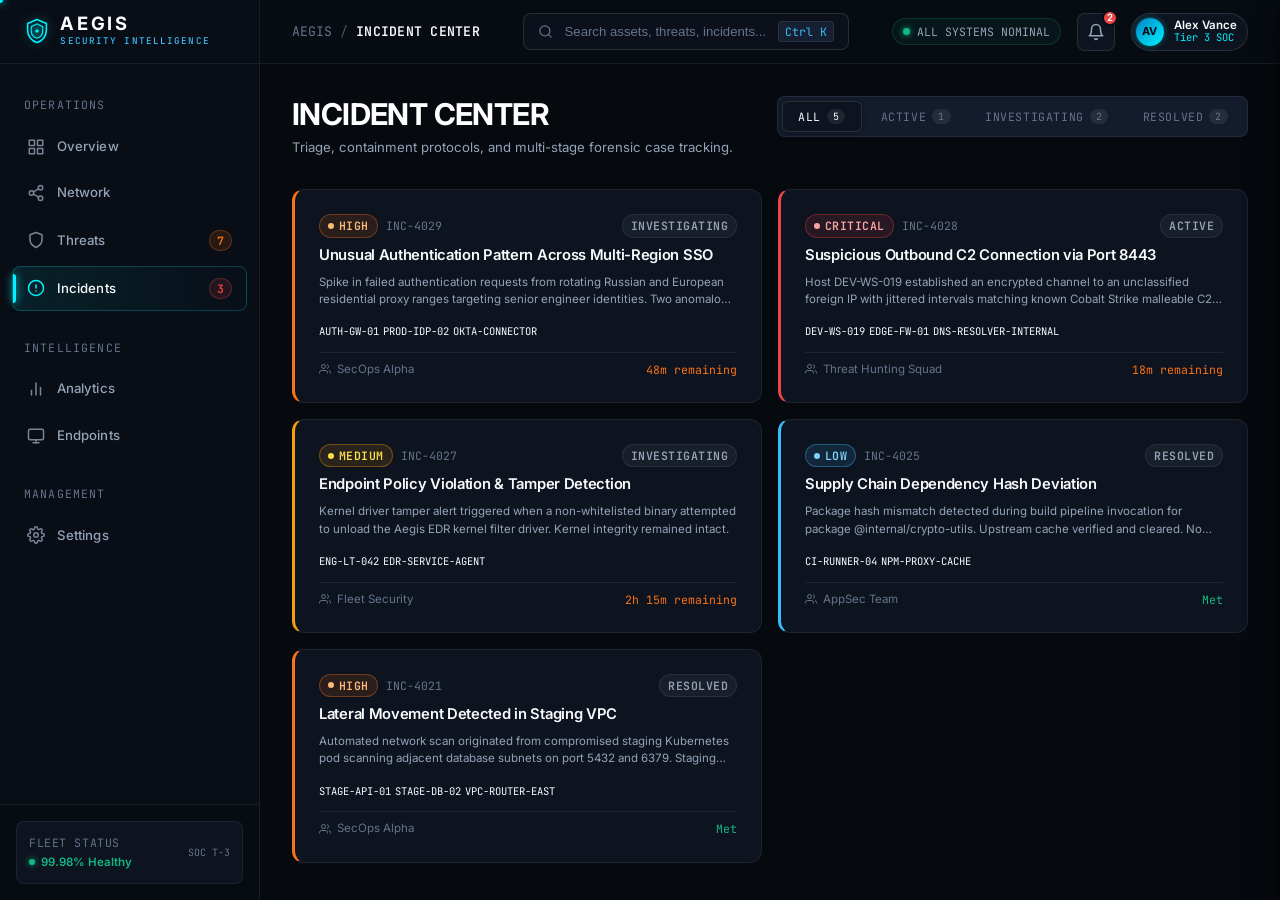
<file: pages/incidents.html>
<!DOCTYPE html>
<html lang="en">
<head>
  <meta charset="UTF-8">
  <meta http-equiv="refresh" content="0; url=../index.html#/incidents">
  <title>AEGIS — Incident Center</title>
  <script>window.location.replace('../index.html#/incidents');</script>
</head>
<body style="background:#06090e; color:#94a3b8; font-family:sans-serif; padding:2rem;">
  <p>Redirecting to <a href="../index.html#/incidents" style="color:#00f2fe;">AEGIS Incident Center</a>...</p>
</body>
</html>
</file>
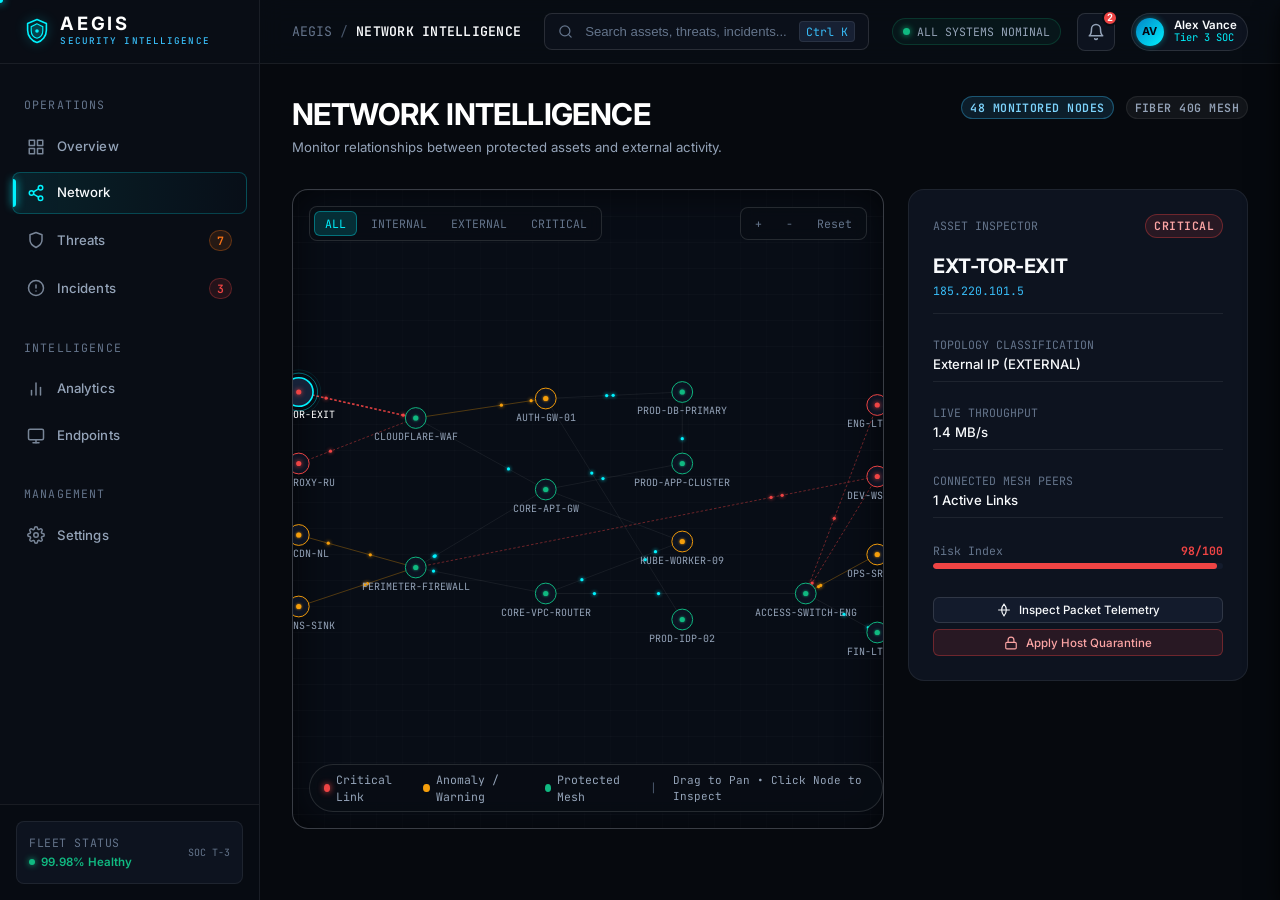
<file: pages/network.html>
<!DOCTYPE html>
<html lang="en">
<head>
  <meta charset="UTF-8">
  <meta http-equiv="refresh" content="0; url=../index.html#/network">
  <title>AEGIS — Network Intelligence</title>
  <script>window.location.replace('../index.html#/network');</script>
</head>
<body style="background:#06090e; color:#94a3b8; font-family:sans-serif; padding:2rem;">
  <p>Redirecting to <a href="../index.html#/network" style="color:#00f2fe;">AEGIS Network Intelligence</a>...</p>
</body>
</html>
</file>
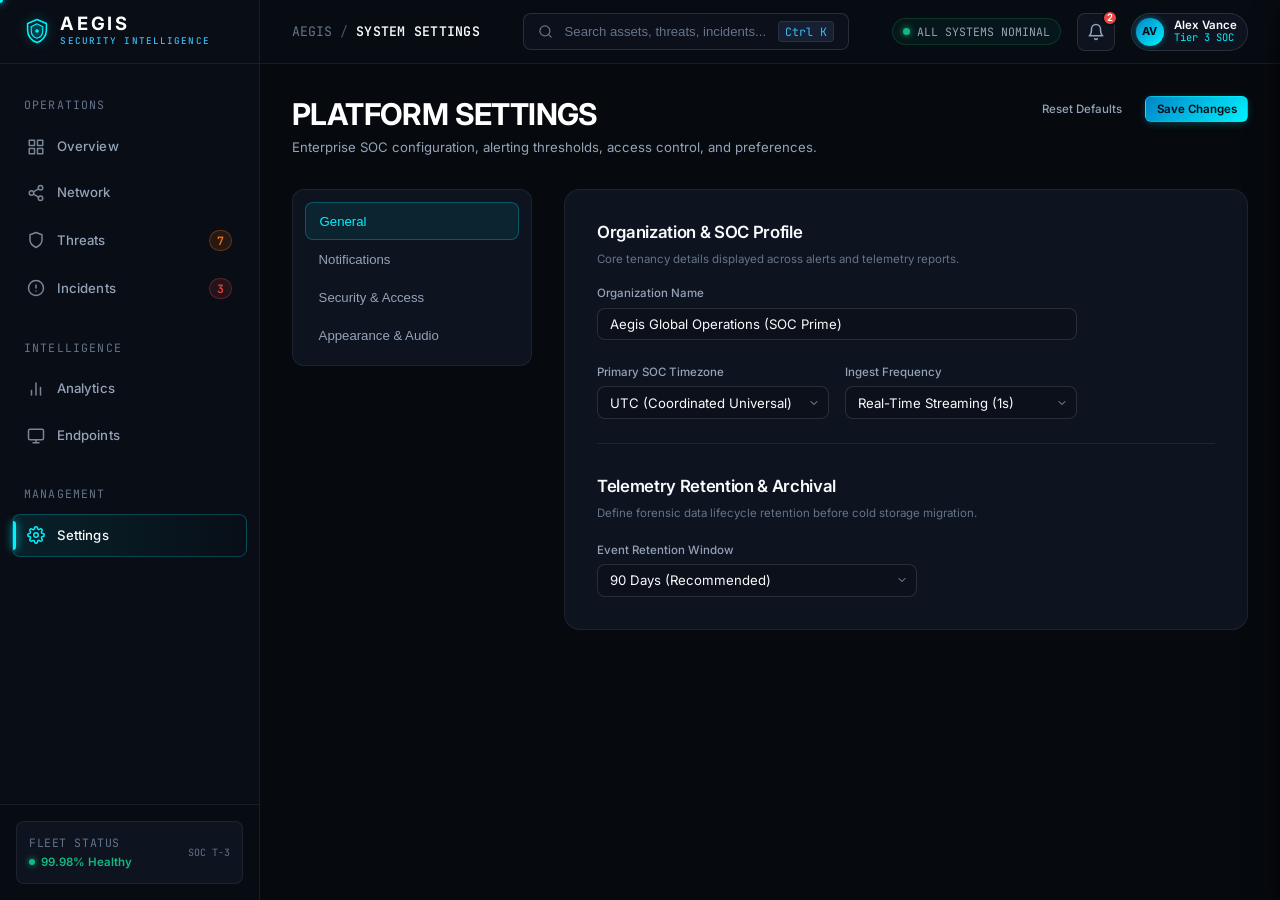
<file: pages/settings.html>
<!DOCTYPE html>
<html lang="en">
<head>
  <meta charset="UTF-8">
  <meta http-equiv="refresh" content="0; url=../index.html#/settings">
  <title>AEGIS — Platform Settings</title>
  <script>window.location.replace('../index.html#/settings');</script>
</head>
<body style="background:#06090e; color:#94a3b8; font-family:sans-serif; padding:2rem;">
  <p>Redirecting to <a href="../index.html#/settings" style="color:#00f2fe;">AEGIS Platform Settings</a>...</p>
</body>
</html>
</file>
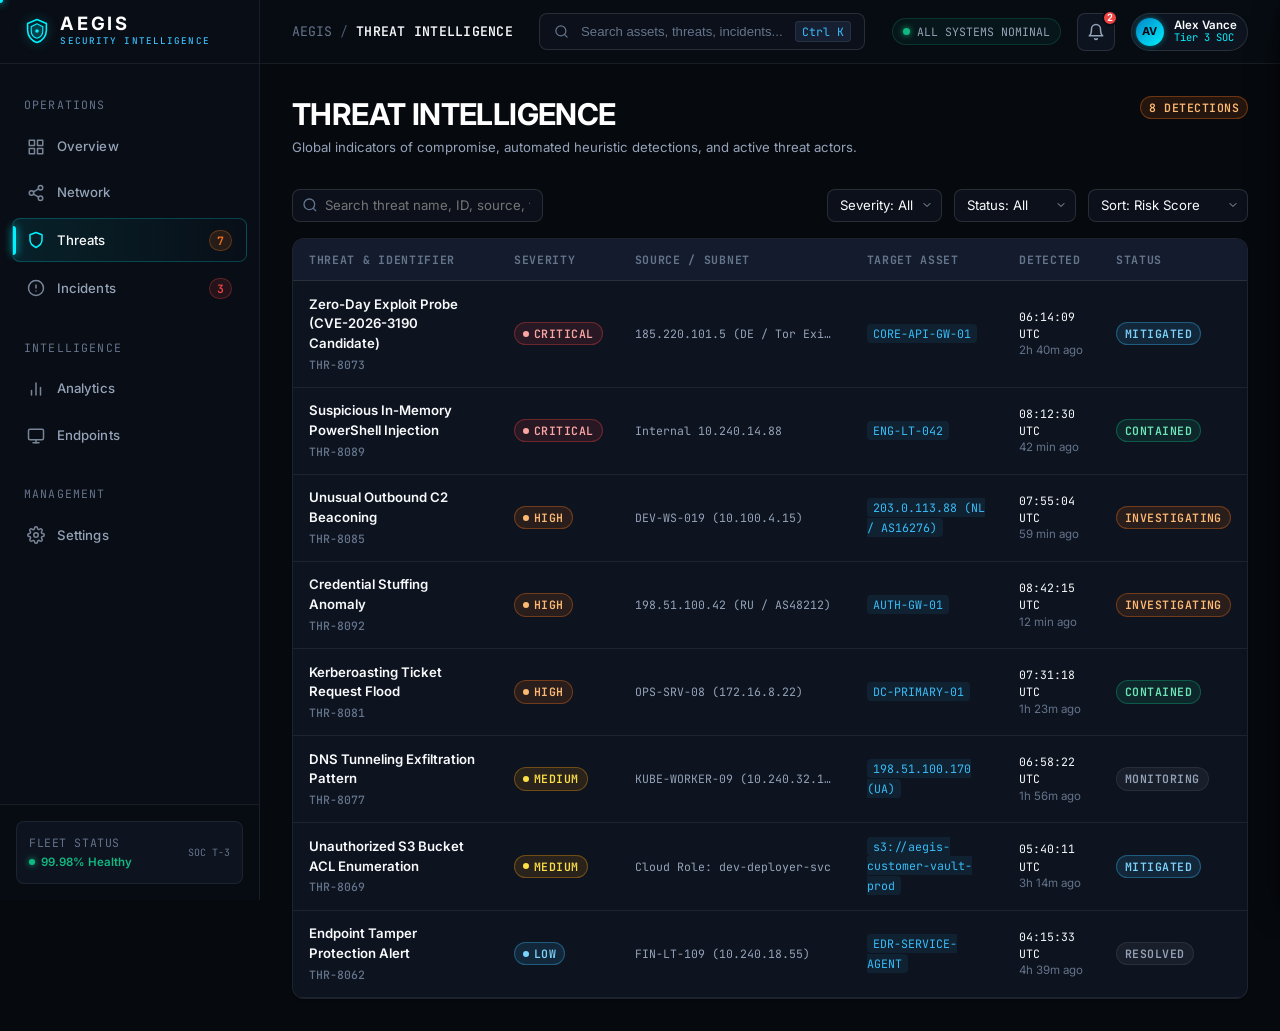
<file: pages/threats.html>
<!DOCTYPE html>
<html lang="en">
<head>
  <meta charset="UTF-8">
  <meta http-equiv="refresh" content="0; url=../index.html#/threats">
  <title>AEGIS — Threat Intelligence</title>
  <script>window.location.replace('../index.html#/threats');</script>
</head>
<body style="background:#06090e; color:#94a3b8; font-family:sans-serif; padding:2rem;">
  <p>Redirecting to <a href="../index.html#/threats" style="color:#00f2fe;">AEGIS Threat Intelligence</a>...</p>
</body>
</html>
</file>
<file: css/variables.css>
/**
 * AEGIS - Design System Tokens & CSS Custom Properties
 * Dark SOC x Premium Enterprise SaaS x Editorial Data Visualization
 */

:root {
  /* Color Palette - Base Obsidian & Slate */
  --bg-app: #06090e;
  --bg-sidebar: #090d15;
  --bg-topbar: rgba(9, 13, 21, 0.85);
  --bg-card: #0d131f;
  --bg-card-hover: #121929;
  --bg-surface: #131b2c;
  --bg-surface-elevated: #182238;
  --bg-input: #0b101a;
  --bg-glass: rgba(13, 19, 31, 0.75);

  /* Borders */
  --border-subtle: rgba(255, 255, 255, 0.07);
  --border-medium: rgba(255, 255, 255, 0.12);
  --border-strong: rgba(255, 255, 255, 0.2);
  --border-accent: rgba(0, 242, 254, 0.35);
  --border-critical: rgba(239, 68, 68, 0.4);

  /* Brand Accents - Electric Cyan & Precision Blue */
  --accent-cyan: #00f2fe;
  --accent-cyan-dim: rgba(0, 242, 254, 0.12);
  --accent-cyan-glow: rgba(0, 242, 254, 0.28);
  --accent-blue: #38bdf8;
  --accent-blue-deep: #0284c7;
  --accent-indigo: #6366f1;

  /* Semantic Security Colors */
  --color-critical: #ef4444;
  --color-critical-dim: rgba(239, 68, 68, 0.12);
  --color-critical-glow: rgba(239, 68, 68, 0.25);
  
  --color-high: #f97316;
  --color-high-dim: rgba(249, 115, 22, 0.12);
  
  --color-medium: #f59e0b;
  --color-medium-dim: rgba(245, 158, 11, 0.12);
  
  --color-low: #38bdf8;
  --color-low-dim: rgba(56, 189, 248, 0.12);

  --color-success: #10b981;
  --color-success-dim: rgba(16, 185, 129, 0.12);
  --color-success-glow: rgba(16, 185, 129, 0.25);

  /* Typography Colors */
  --text-primary: #f8fafc;
  --text-secondary: #94a3b8;
  --text-muted: #64748b;
  --text-dim: #475569;
  --text-cyan: #38bdf8;

  /* Typography Scales */
  --font-sans: 'Inter', -apple-system, BlinkMacSystemFont, 'Segoe UI', Roboto, Helvetica, Arial, sans-serif;
  --font-mono: 'JetBrains Mono', 'Fira Code', 'IBM Plex Mono', 'Cascadia Code', monospace;
  
  --text-xs: 0.72rem;     /* 11.5px */
  --text-sm: 0.825rem;    /* 13.2px */
  --text-base: 0.925rem;   /* 14.8px */
  --text-md: 1.05rem;     /* 16.8px */
  --text-lg: 1.25rem;     /* 20px */
  --text-xl: 1.5rem;      /* 24px */
  --text-2xl: 1.875rem;   /* 30px */
  --text-3xl: 2.25rem;    /* 36px */

  /* Spacing System */
  --space-2xs: 0.25rem;   /* 4px */
  --space-xs: 0.5rem;     /* 8px */
  --space-sm: 0.75rem;    /* 12px */
  --space-md: 1rem;       /* 16px */
  --space-lg: 1.5rem;     /* 24px */
  --space-xl: 2rem;       /* 32px */
  --space-2xl: 3rem;      /* 48px */

  /* Layout Measurements */
  --sidebar-width: 260px;
  --sidebar-collapsed-width: 72px;
  --topbar-height: 64px;
  --content-max-width: 1680px;

  /* Corner Radii */
  --radius-xs: 4px;
  --radius-sm: 6px;
  --radius-md: 8px;
  --radius-lg: 12px;
  --radius-xl: 16px;
  --radius-full: 9999px;

  /* Shadows & Elevations */
  --shadow-sm: 0 1px 2px 0 rgba(0, 0, 0, 0.4);
  --shadow-md: 0 4px 12px -2px rgba(0, 0, 0, 0.6), 0 2px 6px -1px rgba(0, 0, 0, 0.4);
  --shadow-lg: 0 12px 28px -4px rgba(0, 0, 0, 0.7), 0 4px 12px -2px rgba(0, 0, 0, 0.5);
  --shadow-glow-cyan: 0 0 20px -4px rgba(0, 242, 254, 0.25);
  --shadow-glow-critical: 0 0 20px -4px rgba(239, 68, 68, 0.25);

  /* Transitions */
  --transition-fast: 150ms cubic-bezier(0.4, 0, 0.2, 1);
  --transition-normal: 220ms cubic-bezier(0.4, 0, 0.2, 1);
  --transition-smooth: 320ms cubic-bezier(0.16, 1, 0.3, 1);

  /* Z-Index Layers */
  --z-base: 1;
  --z-sticky: 20;
  --z-topbar: 30;
  --z-sidebar: 40;
  --z-drawer: 50;
  --z-modal: 60;
  --z-toast: 70;
  --z-cursor: 9999;
}
</file>
<file: css/base.css>
/**
 * AEGIS - Base Styles, Reset, Accessible Focus, and Technical Custom Cursor
 */

*, *::before, *::after {
  box-sizing: border-box;
  margin: 0;
  padding: 0;
}

html {
  font-size: 16px;
  scroll-behavior: smooth;
  -webkit-font-smoothing: antialiased;
  -moz-osx-font-smoothing: grayscale;
  text-rendering: optimizeLegibility;
}

body {
  min-height: 100vh;
  background-color: var(--bg-app);
  color: var(--text-primary);
  font-family: var(--font-sans);
  font-size: var(--text-base);
  line-height: 1.5;
  overflow-x: hidden;
  background-image: 
    radial-gradient(circle at 18% 10%, rgba(0, 242, 254, 0.035) 0%, transparent 40%),
    radial-gradient(circle at 85% 80%, rgba(2, 132, 199, 0.03) 0%, transparent 45%),
    linear-gradient(rgba(255, 255, 255, 0.012) 1px, transparent 1px),
    linear-gradient(90deg, rgba(255, 255, 255, 0.012) 1px, transparent 1px);
  background-size: 100% 100%, 100% 100%, 36px 36px, 36px 36px;
  background-attachment: fixed;
}

/* Accessibility: Skip Link */
.skip-link {
  position: absolute;
  top: -100px;
  left: 1rem;
  background: var(--accent-cyan);
  color: #05080e;
  font-weight: 700;
  padding: 0.5rem 1rem;
  border-radius: var(--radius-sm);
  z-index: var(--z-modal);
  text-decoration: none;
  font-size: var(--text-sm);
  transition: top var(--transition-fast);
}

.skip-link:focus {
  top: 1rem;
  outline: 2px solid #fff;
  outline-offset: 2px;
}

/* Focus States - High Visibility for Keyboard Navigation */
:focus-visible {
  outline: 2px solid var(--accent-cyan);
  outline-offset: 2px;
}

button:focus-visible,
a:focus-visible,
input:focus-visible,
select:focus-visible,
textarea:focus-visible {
  outline: 2px solid var(--accent-cyan);
  outline-offset: 2px;
}

/* Typography Hierarchy */
h1, h2, h3, h4, h5, h6 {
  color: var(--text-primary);
  font-weight: 600;
  letter-spacing: -0.02em;
  line-height: 1.25;
}

p {
  color: var(--text-secondary);
}

a {
  color: var(--accent-cyan);
  text-decoration: none;
  transition: color var(--transition-fast);
}

a:hover {
  color: #70f7ff;
}

code, kbd, samp, pre {
  font-family: var(--font-mono);
  font-size: 0.88em;
}

/* Selection Color */
::selection {
  background: rgba(0, 242, 254, 0.28);
  color: #ffffff;
}

/* Custom Scrollbars */
::-webkit-scrollbar {
  width: 6px;
  height: 6px;
}

::-webkit-scrollbar-track {
  background: var(--bg-app);
}

::-webkit-scrollbar-thumb {
  background: #1b2438;
  border-radius: var(--radius-full);
}

::-webkit-scrollbar-thumb:hover {
  background: #2b3956;
}

/* Technical Custom Cursor (Desktop Only) */
@media (pointer: fine) {
  body.has-custom-cursor {
    cursor: default;
  }

  .cursor-dot {
    position: fixed;
    top: 0;
    left: 0;
    width: 6px;
    height: 6px;
    background-color: var(--accent-cyan);
    border-radius: 50%;
    pointer-events: none;
    z-index: var(--z-cursor);
    transform: translate(-50%, -50%);
    transition: opacity 0.2s ease, transform 0.08s ease-out;
    box-shadow: 0 0 8px var(--accent-cyan);
  }

  .cursor-ring {
    position: fixed;
    top: 0;
    left: 0;
    width: 28px;
    height: 28px;
    border: 1.5px solid rgba(0, 242, 254, 0.45);
    border-radius: 50%;
    pointer-events: none;
    z-index: var(--z-cursor);
    transform: translate(-50%, -50%);
    transition: width 0.2s cubic-bezier(0.16, 1, 0.3, 1), 
                height 0.2s cubic-bezier(0.16, 1, 0.3, 1), 
                border-color 0.2s ease, 
                background-color 0.2s ease,
                transform 0.12s ease-out;
  }

  .cursor-ring.is-hovered {
    width: 44px;
    height: 44px;
    border-color: rgba(0, 242, 254, 0.85);
    background-color: rgba(0, 242, 254, 0.06);
  }

  .cursor-ring.is-clicking {
    width: 22px;
    height: 22px;
    border-color: var(--accent-cyan);
    background-color: rgba(0, 242, 254, 0.2);
  }
}

/* Disable Custom Cursor on Touch and Coarse Pointers */
@media (pointer: coarse) {
  .cursor-dot, .cursor-ring {
    display: none !important;
  }
}

/* Reduced Motion Support */
@media (prefers-reduced-motion: reduce) {
  *, *::before, *::after {
    animation-duration: 0.001ms !important;
    animation-iteration-count: 1 !important;
    transition-duration: 0.001ms !important;
    scroll-behavior: auto !important;
  }
  .cursor-dot, .cursor-ring {
    display: none !important;
  }
}
</file>
<file: css/layout.css>
/**
 * AEGIS - Layout, Shell, Sidebar, Topbar, Drawers & Modals
 */

/* Shell Structure */
.app-container {
  display: flex;
  min-height: 100vh;
  position: relative;
  background-color: var(--bg-app);
}

/* Sidebar */
.app-sidebar {
  width: var(--sidebar-width);
  background-color: var(--bg-sidebar);
  border-right: 1px solid var(--border-subtle);
  display: flex;
  flex-direction: column;
  position: fixed;
  top: 0;
  bottom: 0;
  left: 0;
  z-index: var(--z-sidebar);
  transition: transform var(--transition-normal), width var(--transition-normal);
}

.sidebar-header {
  height: var(--topbar-height);
  padding: 0 var(--space-lg);
  display: flex;
  align-items: center;
  gap: var(--space-sm);
  border-bottom: 1px solid var(--border-subtle);
}

.brand-logo-wrap {
  display: flex;
  align-items: center;
  gap: 0.65rem;
  text-decoration: none;
  color: var(--text-primary);
}

.brand-shield-svg {
  width: 26px;
  height: 26px;
  flex-shrink: 0;
  color: var(--accent-cyan);
  filter: drop-shadow(0 0 6px rgba(0, 242, 254, 0.4));
}

.brand-text {
  display: flex;
  flex-direction: column;
}

.brand-name {
  font-family: var(--font-sans);
  font-size: 1.15rem;
  font-weight: 700;
  letter-spacing: 0.14em;
  color: #ffffff;
  line-height: 1;
}

.brand-tagline {
  font-family: var(--font-mono);
  font-size: 0.58rem;
  font-weight: 500;
  letter-spacing: 0.12em;
  color: var(--accent-blue);
  margin-top: 3px;
  text-transform: uppercase;
}

.mobile-drawer-close-btn {
  display: none;
  background: transparent;
  border: 1px solid var(--border-medium);
  border-radius: var(--radius-sm);
  color: var(--text-secondary);
  width: 30px;
  height: 30px;
  align-items: center;
  justify-content: center;
  cursor: pointer;
  margin-left: auto;
  transition: all var(--transition-fast);
}

.mobile-drawer-close-btn:hover {
  color: var(--text-primary);
  border-color: var(--border-strong);
}

/* Navigation List */
.sidebar-nav {
  flex: 1;
  padding: var(--space-md) var(--space-sm);
  overflow-y: auto;
  display: flex;
  flex-direction: column;
  gap: 4px;
}

.nav-section-label {
  font-family: var(--font-mono);
  font-size: var(--text-xs);
  text-transform: uppercase;
  letter-spacing: 0.1em;
  color: var(--text-muted);
  padding: var(--space-xs) var(--space-sm);
  margin-top: var(--space-xs);
}

.nav-item {
  display: flex;
  align-items: center;
  justify-content: space-between;
  padding: 0.65rem 0.85rem;
  border-radius: var(--radius-md);
  color: var(--text-secondary);
  font-size: var(--text-sm);
  font-weight: 500;
  letter-spacing: 0.01em;
  transition: all var(--transition-fast);
  text-decoration: none;
  position: relative;
  border: 1px solid transparent;
}

.nav-item:hover {
  color: var(--text-primary);
  background-color: rgba(255, 255, 255, 0.035);
}

.nav-item.is-active {
  color: var(--text-primary);
  background: linear-gradient(90deg, rgba(0, 242, 254, 0.09) 0%, rgba(2, 132, 199, 0.02) 100%);
  border-color: rgba(0, 242, 254, 0.22);
}

.nav-item.is-active::before {
  content: '';
  position: absolute;
  left: 0;
  top: 15%;
  bottom: 15%;
  width: 3px;
  background-color: var(--accent-cyan);
  border-radius: 0 var(--radius-xs) var(--radius-xs) 0;
  box-shadow: 0 0 8px var(--accent-cyan);
}

.nav-label-wrap {
  display: flex;
  align-items: center;
  gap: 0.75rem;
}

.nav-icon {
  width: 18px;
  height: 18px;
  color: currentColor;
  opacity: 0.8;
  flex-shrink: 0;
}

.nav-item.is-active .nav-icon {
  color: var(--accent-cyan);
  opacity: 1;
}

.nav-badge {
  font-family: var(--font-mono);
  font-size: var(--text-xs);
  padding: 1px 7px;
  border-radius: var(--radius-full);
  font-weight: 600;
}

.nav-badge.badge-critical {
  background-color: var(--color-critical-dim);
  color: var(--color-critical);
  border: 1px solid rgba(239, 68, 68, 0.3);
}

.nav-badge.badge-high {
  background-color: var(--color-high-dim);
  color: var(--color-high);
  border: 1px solid rgba(249, 115, 22, 0.3);
}

/* Sidebar Footer */
.sidebar-footer {
  padding: var(--space-md);
  border-top: 1px solid var(--border-subtle);
  display: flex;
  flex-direction: column;
  gap: var(--space-sm);
  background-color: rgba(6, 9, 14, 0.4);
}

.health-status-card {
  background: var(--bg-card);
  border: 1px solid var(--border-subtle);
  border-radius: var(--radius-md);
  padding: 0.75rem;
  display: flex;
  align-items: center;
  justify-content: space-between;
}

.health-status-info {
  display: flex;
  flex-direction: column;
  gap: 2px;
}

.health-label {
  font-family: var(--font-mono);
  font-size: var(--text-xs);
  color: var(--text-muted);
  text-transform: uppercase;
  letter-spacing: 0.05em;
}

.health-val {
  font-size: var(--text-xs);
  font-weight: 600;
  color: var(--color-success);
  display: flex;
  align-items: center;
  gap: 6px;
}

.health-pulse-dot {
  width: 6px;
  height: 6px;
  border-radius: 50%;
  background-color: var(--color-success);
  box-shadow: 0 0 6px var(--color-success);
  animation: pulse-health 2s infinite ease-in-out;
}

@keyframes pulse-health {
  0%, 100% { opacity: 1; transform: scale(1); }
  50% { opacity: 0.4; transform: scale(0.85); }
}

/* Main Area Layout */
.app-main {
  flex: 1;
  margin-left: var(--sidebar-width);
  display: flex;
  flex-direction: column;
  min-width: 0;
  min-height: 100vh;
}

/* Topbar Header */
.app-topbar {
  height: var(--topbar-height);
  background-color: var(--bg-topbar);
  backdrop-filter: blur(12px);
  -webkit-backdrop-filter: blur(12px);
  border-bottom: 1px solid var(--border-subtle);
  display: flex;
  align-items: center;
  justify-content: space-between;
  padding: 0 var(--space-xl);
  position: sticky;
  top: 0;
  z-index: var(--z-topbar);
}

.topbar-left {
  display: flex;
  align-items: center;
  gap: var(--space-md);
}

.mobile-menu-trigger {
  display: none;
  background: transparent;
  border: 1px solid var(--border-medium);
  border-radius: var(--radius-sm);
  color: var(--text-primary);
  padding: 6px;
  cursor: pointer;
}

.breadcrumbs {
  display: flex;
  align-items: center;
  gap: var(--space-xs);
  font-family: var(--font-mono);
  font-size: var(--text-sm);
}

.breadcrumb-root {
  color: var(--text-muted);
}

.breadcrumb-separator {
  color: var(--text-dim);
}

.breadcrumb-current {
  color: var(--text-primary);
  font-weight: 600;
  letter-spacing: 0.02em;
}

/* Topbar Center: Quick Search Trigger */
.topbar-center {
  display: flex;
  align-items: center;
}

.search-command-btn {
  display: flex;
  align-items: center;
  gap: var(--space-sm);
  background: var(--bg-input);
  border: 1px solid var(--border-medium);
  border-radius: var(--radius-md);
  color: var(--text-muted);
  font-size: var(--text-sm);
  padding: 0.45rem 0.85rem;
  min-width: 260px;
  cursor: pointer;
  transition: all var(--transition-fast);
}

.search-command-btn:hover {
  border-color: var(--border-accent);
  color: var(--text-secondary);
}

.search-kbd-shortcut {
  margin-left: auto;
  font-family: var(--font-mono);
  font-size: var(--text-xs);
  background: #172033;
  color: var(--accent-blue);
  padding: 2px 6px;
  border-radius: var(--radius-xs);
  border: 1px solid rgba(255, 255, 255, 0.08);
}

/* Topbar Right Area */
.topbar-right {
  display: flex;
  align-items: center;
  gap: var(--space-md);
}

.system-status-indicator {
  display: flex;
  align-items: center;
  gap: 7px;
  font-family: var(--font-mono);
  font-size: var(--text-xs);
  color: var(--text-secondary);
  background: rgba(16, 185, 129, 0.06);
  border: 1px solid rgba(16, 185, 129, 0.2);
  padding: 4px 10px;
  border-radius: var(--radius-full);
}

.status-dot-nominal {
  width: 7px;
  height: 7px;
  background-color: var(--color-success);
  border-radius: 50%;
  box-shadow: 0 0 6px var(--color-success);
}

/* Notifications Button & Dropdown */
.notif-wrapper {
  position: relative;
}

.icon-btn {
  position: relative;
  background: var(--bg-card);
  border: 1px solid var(--border-medium);
  border-radius: var(--radius-md);
  color: var(--text-secondary);
  width: 38px;
  height: 38px;
  display: flex;
  align-items: center;
  justify-content: center;
  cursor: pointer;
  transition: all var(--transition-fast);
}

.icon-btn:hover {
  color: var(--text-primary);
  border-color: var(--border-accent);
}

.notif-badge-pill {
  position: absolute;
  top: -4px;
  right: -4px;
  width: 16px;
  height: 16px;
  background-color: var(--color-critical);
  color: #fff;
  font-family: var(--font-mono);
  font-size: 10px;
  font-weight: 700;
  border-radius: 50%;
  display: flex;
  align-items: center;
  justify-content: center;
  border: 2px solid var(--bg-sidebar);
}

.notif-panel {
  position: absolute;
  top: calc(100% + 8px);
  right: 0;
  width: 360px;
  background: var(--bg-card);
  border: 1px solid var(--border-strong);
  border-radius: var(--radius-lg);
  box-shadow: var(--shadow-lg);
  z-index: var(--z-modal);
  display: none;
  flex-direction: column;
  overflow: hidden;
  animation: fadeInDown 0.18s cubic-bezier(0.16, 1, 0.3, 1);
}

.notif-panel.is-open {
  display: flex;
}

.notif-header {
  padding: var(--space-sm) var(--space-md);
  border-bottom: 1px solid var(--border-subtle);
  display: flex;
  align-items: center;
  justify-content: space-between;
  background: var(--bg-surface);
}

.notif-title {
  font-size: var(--text-sm);
  font-weight: 600;
  color: var(--text-primary);
}

.notif-clear-btn {
  background: none;
  border: none;
  color: var(--accent-cyan);
  font-size: var(--text-xs);
  cursor: pointer;
}

.notif-list {
  max-height: 340px;
  overflow-y: auto;
  list-style: none;
}

.notif-item {
  padding: var(--space-sm) var(--space-md);
  border-bottom: 1px solid var(--border-subtle);
  display: flex;
  flex-direction: column;
  gap: 3px;
  cursor: pointer;
  transition: background var(--transition-fast);
}

.notif-item:hover {
  background: var(--bg-surface);
}

.notif-item.is-unread {
  background: rgba(0, 242, 254, 0.03);
  border-left: 2px solid var(--accent-cyan);
}

.notif-item-top {
  display: flex;
  align-items: center;
  justify-content: space-between;
}

.notif-item-title {
  font-size: var(--text-sm);
  font-weight: 600;
  color: var(--text-primary);
}

.notif-item-time {
  font-family: var(--font-mono);
  font-size: var(--text-xs);
  color: var(--text-muted);
}

.notif-item-desc {
  font-size: var(--text-xs);
  color: var(--text-secondary);
  line-height: 1.4;
}

/* User Profile Badge */
.user-profile-badge {
  display: flex;
  align-items: center;
  gap: 0.65rem;
  padding: 4px 10px 4px 4px;
  background: var(--bg-card);
  border: 1px solid var(--border-medium);
  border-radius: var(--radius-full);
}

.user-avatar {
  width: 28px;
  height: 28px;
  border-radius: 50%;
  background: linear-gradient(135deg, #0284c7 0%, #00f2fe 100%);
  display: flex;
  align-items: center;
  justify-content: center;
  font-weight: 700;
  font-size: 11px;
  color: #030712;
  box-shadow: 0 0 6px rgba(0, 242, 254, 0.4);
}

.user-meta {
  display: flex;
  flex-direction: column;
}

.user-name {
  font-size: var(--text-xs);
  font-weight: 600;
  color: var(--text-primary);
  line-height: 1.1;
}

.user-role {
  font-family: var(--font-mono);
  font-size: 0.65rem;
  color: var(--accent-cyan);
  line-height: 1.1;
}

/* Main Content Area */
.content-wrapper {
  flex: 1;
  padding: var(--space-xl);
  max-width: var(--content-max-width);
  width: 100%;
  margin: 0 auto;
}

/* Page Views */
.page-view {
  display: none;
  animation: fadeIn 0.24s cubic-bezier(0.16, 1, 0.3, 1);
}

.page-view.is-active {
  display: block;
}

@keyframes fadeIn {
  from { opacity: 0; transform: translateY(6px); }
  to { opacity: 1; transform: translateY(0); }
}

@keyframes fadeInDown {
  from { opacity: 0; transform: translateY(-8px); }
  to { opacity: 1; transform: translateY(0); }
}

/* Slide-over Inspection Panel */
.slideover-backdrop {
  position: fixed;
  inset: 0;
  background: rgba(4, 7, 12, 0.7);
  backdrop-filter: blur(4px);
  -webkit-backdrop-filter: blur(4px);
  z-index: var(--z-drawer);
  display: none;
  opacity: 0;
  transition: opacity var(--transition-normal);
}

.slideover-backdrop.is-open {
  display: block;
  opacity: 1;
}

.slideover-panel {
  position: fixed;
  top: 0;
  bottom: 0;
  right: 0;
  width: 540px;
  max-width: 90vw;
  background: var(--bg-card);
  border-left: 1px solid var(--border-strong);
  box-shadow: var(--shadow-lg);
  z-index: calc(var(--z-drawer) + 1);
  transform: translateX(100%);
  transition: transform var(--transition-smooth);
  display: flex;
  flex-direction: column;
  overflow: hidden;
}

.slideover-panel.is-open {
  transform: translateX(0);
}

.slideover-header {
  padding: var(--space-lg);
  border-bottom: 1px solid var(--border-subtle);
  display: flex;
  align-items: flex-start;
  justify-content: space-between;
  background: var(--bg-surface);
}

.slideover-close-btn {
  background: none;
  border: 1px solid var(--border-medium);
  border-radius: var(--radius-sm);
  color: var(--text-secondary);
  width: 32px;
  height: 32px;
  display: flex;
  align-items: center;
  justify-content: center;
  cursor: pointer;
  transition: all var(--transition-fast);
}

.slideover-close-btn:hover {
  color: var(--text-primary);
  border-color: var(--border-strong);
}

.slideover-body {
  flex: 1;
  padding: var(--space-lg);
  overflow-y: auto;
  display: flex;
  flex-direction: column;
  gap: var(--space-lg);
}

.slideover-footer {
  padding: var(--space-md) var(--space-lg);
  border-top: 1px solid var(--border-subtle);
  background: var(--bg-surface);
  display: flex;
  align-items: center;
  justify-content: flex-end;
  gap: var(--space-sm);
}

/* Command Palette Modal */
.modal-backdrop {
  position: fixed;
  inset: 0;
  background: rgba(4, 7, 12, 0.75);
  backdrop-filter: blur(6px);
  -webkit-backdrop-filter: blur(6px);
  z-index: var(--z-modal);
  display: none;
  align-items: flex-start;
  justify-content: center;
  padding-top: 12vh;
  opacity: 0;
  transition: opacity var(--transition-fast);
}

.modal-backdrop.is-open {
  display: flex;
  opacity: 1;
}

.command-modal {
  width: 600px;
  max-width: 92vw;
  background: var(--bg-card);
  border: 1px solid var(--border-strong);
  border-radius: var(--radius-xl);
  box-shadow: 0 20px 40px -10px rgba(0, 0, 0, 0.8), 0 0 25px rgba(0, 242, 254, 0.15);
  overflow: hidden;
  animation: modalScaleIn 0.18s cubic-bezier(0.16, 1, 0.3, 1);
}

@keyframes modalScaleIn {
  from { opacity: 0; transform: scale(0.96) translateY(-8px); }
  to { opacity: 1; transform: scale(1) translateY(0); }
}

.command-input-wrap {
  display: flex;
  align-items: center;
  gap: var(--space-sm);
  padding: var(--space-md) var(--space-lg);
  border-bottom: 1px solid var(--border-subtle);
  background: var(--bg-surface);
}

.command-search-input {
  flex: 1;
  background: none;
  border: none;
  color: var(--text-primary);
  font-size: var(--text-md);
  font-family: var(--font-sans);
  outline: none;
}

.command-search-input::placeholder {
  color: var(--text-muted);
}

.command-results-list {
  max-height: 380px;
  overflow-y: auto;
  list-style: none;
  padding: var(--space-xs);
}

.command-result-item {
  padding: 0.65rem var(--space-md);
  border-radius: var(--radius-md);
  display: flex;
  align-items: center;
  justify-content: space-between;
  cursor: pointer;
  transition: background var(--transition-fast);
}

.command-result-item:hover,
.command-result-item.is-selected {
  background: var(--bg-surface-elevated);
  border: 1px solid var(--border-accent);
}

.command-result-main {
  display: flex;
  align-items: center;
  gap: var(--space-sm);
}

.command-result-title {
  font-size: var(--text-sm);
  font-weight: 500;
  color: var(--text-primary);
}

.command-result-category {
  font-family: var(--font-mono);
  font-size: var(--text-xs);
  color: var(--text-muted);
  text-transform: uppercase;
}

/* Toast Notifications */
.toast-container {
  position: fixed;
  bottom: var(--space-xl);
  right: var(--space-xl);
  z-index: var(--z-toast);
  display: flex;
  flex-direction: column;
  gap: var(--space-xs);
  pointer-events: none;
}

.toast {
  pointer-events: auto;
  min-width: 280px;
  max-width: 420px;
  background: var(--bg-card);
  border: 1px solid var(--border-strong);
  border-radius: var(--radius-md);
  padding: var(--space-sm) var(--space-md);
  box-shadow: var(--shadow-lg);
  display: flex;
  align-items: center;
  gap: var(--space-sm);
  font-size: var(--text-sm);
  animation: toastSlideUp 0.22s cubic-bezier(0.16, 1, 0.3, 1);
}

@keyframes toastSlideUp {
  from { opacity: 0; transform: translateY(12px); }
  to { opacity: 1; transform: translateY(0); }
}

.toast.toast-success {
  border-left: 3px solid var(--color-success);
}

.toast.toast-critical {
  border-left: 3px solid var(--color-critical);
}

.toast.toast-info {
  border-left: 3px solid var(--accent-cyan);
}
</file>
<file: css/components.css>
/**
 * AEGIS - Reusable UI Components
 * Buttons, Badges, Metrics Cards, Tables, Form Controls, Tabs, & Tooltips
 */

/* Buttons */
.btn {
  display: inline-flex;
  align-items: center;
  justify-content: center;
  gap: var(--space-xs);
  padding: 0.5rem 1rem;
  border-radius: var(--radius-md);
  font-family: var(--font-sans);
  font-size: var(--text-sm);
  font-weight: 500;
  text-decoration: none;
  cursor: pointer;
  border: 1px solid transparent;
  transition: all var(--transition-fast);
  white-space: nowrap;
  user-select: none;
}

.btn:active {
  transform: translateY(1px);
}

.btn-primary {
  background: linear-gradient(135deg, #0284c7 0%, #00f2fe 100%);
  color: #040810;
  font-weight: 600;
  border-color: rgba(0, 242, 254, 0.4);
  box-shadow: 0 2px 10px -2px rgba(0, 242, 254, 0.35);
}

.btn-primary:hover {
  background: linear-gradient(135deg, #0396e6 0%, #38f4ff 100%);
  box-shadow: 0 4px 16px -2px rgba(0, 242, 254, 0.5);
  color: #02060d;
}

.btn-secondary {
  background: var(--bg-surface);
  color: var(--text-primary);
  border-color: var(--border-medium);
}

.btn-secondary:hover {
  background: var(--bg-surface-elevated);
  border-color: var(--border-strong);
}

.btn-danger {
  background: rgba(239, 68, 68, 0.12);
  color: #fca5a5;
  border-color: rgba(239, 68, 68, 0.35);
}

.btn-danger:hover {
  background: rgba(239, 68, 68, 0.22);
  border-color: var(--color-critical);
  color: #ffffff;
}

.btn-ghost {
  background: transparent;
  color: var(--text-secondary);
  border-color: transparent;
}

.btn-ghost:hover {
  background: rgba(255, 255, 255, 0.04);
  color: var(--text-primary);
}

.btn-sm {
  padding: 0.32rem 0.65rem;
  font-size: var(--text-xs);
  border-radius: var(--radius-sm);
}

.btn-lg {
  padding: 0.75rem 1.4rem;
  font-size: var(--text-base);
  border-radius: var(--radius-lg);
}

/* Badges & Severity Indicators */
.badge {
  display: inline-flex;
  align-items: center;
  gap: 5px;
  padding: 2px 8px;
  border-radius: var(--radius-full);
  font-family: var(--font-mono);
  font-size: var(--text-xs);
  font-weight: 600;
  letter-spacing: 0.04em;
  text-transform: uppercase;
  white-space: nowrap;
}

.badge-critical {
  background: var(--color-critical-dim);
  color: #fca5a5;
  border: 1px solid rgba(239, 68, 68, 0.35);
}

.badge-high {
  background: var(--color-high-dim);
  color: #fdba74;
  border: 1px solid rgba(249, 115, 22, 0.35);
}

.badge-medium {
  background: var(--color-medium-dim);
  color: #fde047;
  border: 1px solid rgba(245, 158, 11, 0.35);
}

.badge-low {
  background: var(--color-low-dim);
  color: #7dd3fc;
  border: 1px solid rgba(56, 189, 248, 0.35);
}

.badge-success {
  background: var(--color-success-dim);
  color: #6ee7b7;
  border: 1px solid rgba(16, 185, 129, 0.35);
}

.badge-neutral {
  background: rgba(255, 255, 255, 0.05);
  color: var(--text-secondary);
  border: 1px solid var(--border-subtle);
}

.badge-dot {
  width: 6px;
  height: 6px;
  border-radius: 50%;
  background-color: currentColor;
}

/* Metric Stats Cards */
.metrics-grid {
  display: grid;
  grid-template-columns: repeat(4, 1fr);
  gap: var(--space-md);
  margin-bottom: var(--space-lg);
}

.metric-card {
  background: var(--bg-card);
  border: 1px solid var(--border-subtle);
  border-radius: var(--radius-lg);
  padding: var(--space-md) var(--space-lg);
  position: relative;
  overflow: hidden;
  transition: all var(--transition-fast);
}

.metric-card::before {
  content: '';
  position: absolute;
  top: 0;
  left: 0;
  right: 0;
  height: 2px;
  background: linear-gradient(90deg, transparent 0%, rgba(255, 255, 255, 0.1) 50%, transparent 100%);
}

.metric-card:hover {
  border-color: var(--border-medium);
  transform: translateY(-2px);
  box-shadow: var(--shadow-md);
}

.metric-card.accent-threat::before {
  background: linear-gradient(90deg, transparent 0%, var(--color-high) 50%, transparent 100%);
}

.metric-card.accent-cyan::before {
  background: linear-gradient(90deg, transparent 0%, var(--accent-cyan) 50%, transparent 100%);
}

.metric-card.accent-success::before {
  background: linear-gradient(90deg, transparent 0%, var(--color-success) 50%, transparent 100%);
}

.metric-top {
  display: flex;
  align-items: center;
  justify-content: space-between;
  margin-bottom: var(--space-xs);
}

.metric-label {
  font-family: var(--font-mono);
  font-size: var(--text-xs);
  text-transform: uppercase;
  letter-spacing: 0.08em;
  color: var(--text-muted);
}

.metric-icon-wrap {
  width: 28px;
  height: 28px;
  border-radius: var(--radius-sm);
  background: var(--bg-surface);
  border: 1px solid var(--border-subtle);
  display: flex;
  align-items: center;
  justify-content: center;
  color: var(--accent-cyan);
}

.metric-val-row {
  display: flex;
  align-items: baseline;
  gap: var(--space-sm);
}

.metric-val {
  font-family: var(--font-sans);
  font-size: 1.85rem;
  font-weight: 700;
  color: var(--text-primary);
  line-height: 1.1;
  letter-spacing: -0.03em;
}

.metric-trend {
  font-family: var(--font-mono);
  font-size: var(--text-xs);
  font-weight: 600;
  display: flex;
  align-items: center;
  gap: 3px;
}

.metric-trend.trend-positive {
  color: var(--color-success);
}

.metric-trend.trend-negative {
  color: var(--color-critical);
}

.metric-sub {
  font-size: var(--text-xs);
  color: var(--text-secondary);
  margin-top: 4px;
}

/* Base Card */
.card {
  background: var(--bg-card);
  border: 1px solid var(--border-subtle);
  border-radius: var(--radius-lg);
  overflow: hidden;
  box-shadow: var(--shadow-sm);
}

.card-header {
  padding: var(--space-md) var(--space-lg);
  border-bottom: 1px solid var(--border-subtle);
  display: flex;
  align-items: center;
  justify-content: space-between;
  background: rgba(13, 19, 31, 0.4);
}

.card-title-wrap {
  display: flex;
  flex-direction: column;
  gap: 2px;
}

.card-title {
  font-size: var(--text-md);
  font-weight: 600;
  color: var(--text-primary);
}

.card-subtitle {
  font-size: var(--text-xs);
  color: var(--text-muted);
}

.card-actions {
  display: flex;
  align-items: center;
  gap: var(--space-xs);
}

.card-body {
  padding: var(--space-lg);
}

/* Data Tables */
.table-responsive {
  width: 100%;
  overflow-x: auto;
}

.data-table {
  width: 100%;
  border-collapse: collapse;
  text-align: left;
  font-size: var(--text-sm);
}

.data-table th {
  background: var(--bg-surface);
  color: var(--text-muted);
  font-family: var(--font-mono);
  font-size: var(--text-xs);
  text-transform: uppercase;
  letter-spacing: 0.06em;
  padding: 0.75rem 1rem;
  border-bottom: 1px solid var(--border-medium);
  white-space: nowrap;
}

.data-table td {
  padding: 0.85rem 1rem;
  border-bottom: 1px solid var(--border-subtle);
  color: var(--text-secondary);
  vertical-align: middle;
}

.data-table tbody tr {
  transition: background var(--transition-fast);
}

.data-table tbody tr:hover {
  background: rgba(255, 255, 255, 0.025);
  cursor: pointer;
}

.data-table tbody tr.is-selected {
  background: rgba(0, 242, 254, 0.05);
  border-left: 2px solid var(--accent-cyan);
}

.data-table td.primary-cell {
  color: var(--text-primary);
  font-weight: 500;
}

.data-table code {
  color: var(--accent-blue);
  background: rgba(56, 189, 248, 0.08);
  padding: 2px 6px;
  border-radius: var(--radius-xs);
}

/* Tabs */
.tab-nav {
  display: flex;
  align-items: center;
  gap: var(--space-2xs);
  background: var(--bg-surface);
  padding: 4px;
  border-radius: var(--radius-md);
  border: 1px solid var(--border-subtle);
  width: fit-content;
}

.tab-btn {
  background: transparent;
  border: none;
  padding: 0.45rem 0.95rem;
  border-radius: var(--radius-sm);
  color: var(--text-muted);
  font-size: var(--text-xs);
  font-family: var(--font-mono);
  text-transform: uppercase;
  letter-spacing: 0.05em;
  cursor: pointer;
  transition: all var(--transition-fast);
  display: flex;
  align-items: center;
  gap: 6px;
}

.tab-btn:hover {
  color: var(--text-primary);
}

.tab-btn.is-active {
  background: var(--bg-card);
  color: var(--text-primary);
  box-shadow: 0 1px 4px rgba(0, 0, 0, 0.3);
  border: 1px solid var(--border-medium);
}

.tab-count {
  background: rgba(255, 255, 255, 0.08);
  padding: 1px 6px;
  border-radius: var(--radius-full);
  font-size: 10px;
}

/* Form Controls & Filter Bars */
.filter-bar {
  display: flex;
  align-items: center;
  justify-content: space-between;
  gap: var(--space-md);
  flex-wrap: wrap;
  margin-bottom: var(--space-md);
}

.filter-group {
  display: flex;
  align-items: center;
  gap: var(--space-sm);
  flex-wrap: wrap;
}

.input-search-wrap {
  position: relative;
  min-width: 240px;
}

.input-search-icon {
  position: absolute;
  left: 10px;
  top: 50%;
  transform: translateY(-50%);
  color: var(--text-muted);
  pointer-events: none;
  width: 16px;
  height: 16px;
}

.input-search {
  width: 100%;
  background: var(--bg-input);
  border: 1px solid var(--border-medium);
  border-radius: var(--radius-md);
  padding: 0.45rem 0.75rem 0.45rem 2rem;
  color: var(--text-primary);
  font-size: var(--text-sm);
  font-family: var(--font-sans);
  transition: border-color var(--transition-fast);
}

.input-search:focus {
  border-color: var(--accent-cyan);
}

.select-custom {
  background: var(--bg-input);
  border: 1px solid var(--border-medium);
  border-radius: var(--radius-md);
  padding: 0.45rem 1.8rem 0.45rem 0.75rem;
  color: var(--text-primary);
  font-size: var(--text-sm);
  font-family: var(--font-sans);
  cursor: pointer;
  appearance: none;
  background-image: url("data:image/svg+xml,%3Csvg xmlns='http://www.w3.org/2000/svg' width='12' height='12' viewBox='0 0 24 24' fill='none' stroke='%2394a3b8' stroke-width='2' stroke-linecap='round' stroke-linejoin='round'%3E%3Cpath d='m6 9 6 6 6-6'/%3E%3C/svg%3E");
  background-repeat: no-repeat;
  background-position: right 8px center;
}

.select-custom:focus {
  border-color: var(--accent-cyan);
}

/* Custom Toggle Switch */
.toggle-label {
  display: flex;
  align-items: center;
  justify-content: space-between;
  gap: var(--space-md);
  cursor: pointer;
  padding: 0.5rem 0;
}

.toggle-info {
  display: flex;
  flex-direction: column;
}

.toggle-title {
  font-size: var(--text-sm);
  font-weight: 500;
  color: var(--text-primary);
}

.toggle-desc {
  font-size: var(--text-xs);
  color: var(--text-muted);
}

.switch-input {
  position: absolute;
  opacity: 0;
  width: 0;
  height: 0;
}

.switch-slider {
  position: relative;
  display: inline-block;
  width: 44px;
  height: 24px;
  background-color: #1e293b;
  border-radius: var(--radius-full);
  transition: background-color var(--transition-fast);
  border: 1px solid var(--border-medium);
  flex-shrink: 0;
}

.switch-slider::before {
  position: absolute;
  content: "";
  height: 18px;
  width: 18px;
  left: 2px;
  bottom: 2px;
  background-color: #cbd5e1;
  border-radius: 50%;
  transition: transform var(--transition-fast), background-color var(--transition-fast);
}

.switch-input:checked + .switch-slider {
  background-color: rgba(0, 242, 254, 0.25);
  border-color: var(--accent-cyan);
}

.switch-input:checked + .switch-slider::before {
  transform: translateX(20px);
  background-color: var(--accent-cyan);
  box-shadow: 0 0 8px var(--accent-cyan);
}
</file>
<file: css/dashboard.css>
/**
 * AEGIS - Page Specific Styles: Overview, Network, Threats, Incidents, Analytics, Endpoints, Settings
 */

/* ==========================================================================
   Page Header
   ========================================================================== */
.page-header {
  margin-bottom: var(--space-xl);
  display: flex;
  align-items: flex-start;
  justify-content: space-between;
  flex-wrap: wrap;
  gap: var(--space-md);
}

.page-title-group {
  display: flex;
  flex-direction: column;
  gap: 4px;
}

.page-title {
  font-size: clamp(1.35rem, 3.2vw, var(--text-2xl));
  font-weight: 700;
  color: #ffffff;
  letter-spacing: -0.02em;
  word-break: break-word;
}

.page-subtitle {
  font-size: var(--text-sm);
  color: var(--text-secondary);
}

.page-header-actions {
  display: flex;
  align-items: center;
  gap: var(--space-sm);
}

/* ==========================================================================
   1. OVERVIEW DASHBOARD
   ========================================================================== */
.overview-status-banner {
  display: grid;
  grid-template-columns: 1fr 340px;
  gap: var(--space-lg);
  margin-bottom: var(--space-xl);
}

.status-viz-card {
  background: linear-gradient(135deg, rgba(13, 19, 31, 0.9) 0%, rgba(9, 13, 21, 0.95) 100%);
  border: 1px solid var(--border-medium);
  border-radius: var(--radius-xl);
  padding: var(--space-xl);
  display: flex;
  align-items: center;
  gap: var(--space-xl);
  position: relative;
  overflow: hidden;
  box-shadow: 0 8px 32px -8px rgba(0, 0, 0, 0.6);
}

.status-viz-card::after {
  content: '';
  position: absolute;
  top: -50%;
  right: -20%;
  width: 320px;
  height: 320px;
  background: radial-gradient(circle, rgba(0, 242, 254, 0.08) 0%, transparent 70%);
  pointer-events: none;
}

.radial-status-gauge {
  position: relative;
  width: 170px;
  height: 170px;
  flex-shrink: 0;
  display: flex;
  align-items: center;
  justify-content: center;
}

.gauge-svg {
  transform: rotate(-90deg);
  width: 100%;
  height: 100%;
}

.gauge-track {
  stroke: rgba(255, 255, 255, 0.06);
  stroke-width: 8;
  fill: none;
}

.gauge-progress {
  stroke: var(--accent-cyan);
  stroke-width: 8;
  stroke-linecap: round;
  fill: none;
  stroke-dasharray: 440;
  stroke-dashoffset: 44;
  filter: drop-shadow(0 0 6px rgba(0, 242, 254, 0.6));
  transition: stroke-dashoffset 1s ease-in-out;
}

.gauge-inner-content {
  position: absolute;
  text-align: center;
  display: flex;
  flex-direction: column;
  align-items: center;
}

.gauge-shield-icon {
  width: 24px;
  height: 24px;
  color: var(--accent-cyan);
  margin-bottom: 2px;
}

.gauge-val {
  font-family: var(--font-sans);
  font-size: 1.45rem;
  font-weight: 800;
  color: #ffffff;
  line-height: 1;
}

.gauge-label {
  font-family: var(--font-mono);
  font-size: 0.65rem;
  color: var(--color-success);
  letter-spacing: 0.1em;
  margin-top: 3px;
  text-transform: uppercase;
}

.status-details-content {
  display: flex;
  flex-direction: column;
  gap: var(--space-sm);
  flex: 1;
}

.status-badge-row {
  display: flex;
  align-items: center;
  gap: var(--space-xs);
}

.status-headline {
  font-size: 1.5rem;
  font-weight: 700;
  color: #ffffff;
}

.status-description {
  font-size: var(--text-sm);
  color: var(--text-secondary);
  line-height: 1.5;
  max-width: 580px;
}

.engine-chips-grid {
  display: flex;
  flex-wrap: wrap;
  gap: var(--space-xs);
  margin-top: var(--space-xs);
}

.engine-chip {
  background: rgba(255, 255, 255, 0.035);
  border: 1px solid var(--border-subtle);
  border-radius: var(--radius-sm);
  padding: 4px 8px;
  font-size: var(--text-xs);
  font-family: var(--font-mono);
  color: var(--text-secondary);
  display: flex;
  align-items: center;
  gap: 6px;
}

.chip-status-dot {
  width: 6px;
  height: 6px;
  border-radius: 50%;
  background-color: var(--color-success);
}

/* Secondary SOC Telemetry Card */
.soc-readiness-card {
  background: var(--bg-card);
  border: 1px solid var(--border-subtle);
  border-radius: var(--radius-xl);
  padding: var(--space-lg);
  display: flex;
  flex-direction: column;
  justify-content: space-between;
}

.readiness-header {
  display: flex;
  align-items: center;
  justify-content: space-between;
  padding-bottom: var(--space-sm);
  border-bottom: 1px solid var(--border-subtle);
}

.readiness-title {
  font-family: var(--font-mono);
  font-size: var(--text-xs);
  color: var(--text-muted);
  text-transform: uppercase;
  letter-spacing: 0.06em;
}

.readiness-list {
  display: flex;
  flex-direction: column;
  gap: var(--space-sm);
  margin: var(--space-sm) 0;
}

.readiness-row {
  display: flex;
  align-items: center;
  justify-content: space-between;
  font-size: var(--text-xs);
}

.readiness-k {
  color: var(--text-secondary);
}

.readiness-v {
  font-family: var(--font-mono);
  font-weight: 600;
  color: var(--text-primary);
}

/* Dashboard Row: Charts & Incident Stream */
.overview-grid-2col {
  display: grid;
  grid-template-columns: 1.4fr 1fr;
  gap: var(--space-lg);
}

.chart-container-box {
  width: 100%;
  height: 240px;
  position: relative;
  margin-top: var(--space-sm);
}

.chart-canvas {
  width: 100%;
  height: 100%;
  display: block;
}

/* Incident Feed List */
.incident-stream-list {
  display: flex;
  flex-direction: column;
  gap: var(--space-xs);
}

.incident-stream-item {
  background: var(--bg-surface);
  border: 1px solid var(--border-subtle);
  border-radius: var(--radius-md);
  padding: var(--space-sm) var(--space-md);
  display: flex;
  align-items: center;
  justify-content: space-between;
  cursor: pointer;
  transition: all var(--transition-fast);
}

.incident-stream-item:hover {
  background: var(--bg-surface-elevated);
  border-color: var(--border-medium);
  transform: translateX(2px);
}

.stream-item-main {
  display: flex;
  flex-direction: column;
  gap: 2px;
}

.stream-item-title {
  font-size: var(--text-sm);
  font-weight: 500;
  color: var(--text-primary);
}

.stream-item-meta {
  font-family: var(--font-mono);
  font-size: var(--text-xs);
  color: var(--text-muted);
  display: flex;
  align-items: center;
  gap: var(--space-sm);
}

/* ==========================================================================
   2. NETWORK INTELLIGENCE
   ========================================================================== */
.network-layout-wrapper {
  display: grid;
  grid-template-columns: 1fr 340px;
  gap: var(--space-lg);
  align-items: start;
}

.network-canvas-card {
  position: relative;
  background: #080d16;
  border: 1px solid var(--border-strong);
  border-radius: var(--radius-xl);
  overflow: hidden;
  height: 640px;
  display: flex;
  flex-direction: column;
  box-shadow: inset 0 0 40px rgba(0, 0, 0, 0.7);
}

.network-toolbar {
  position: absolute;
  top: var(--space-md);
  left: var(--space-md);
  right: var(--space-md);
  display: flex;
  align-items: center;
  justify-content: space-between;
  z-index: 10;
  pointer-events: none;
}

.network-toolbar > * {
  pointer-events: auto;
}

.network-filter-pills {
  display: flex;
  gap: 4px;
  background: rgba(9, 13, 21, 0.85);
  backdrop-filter: blur(8px);
  padding: 4px;
  border-radius: var(--radius-md);
  border: 1px solid var(--border-medium);
}

.filter-pill-btn {
  background: transparent;
  border: none;
  padding: 4px 10px;
  border-radius: var(--radius-sm);
  color: var(--text-muted);
  font-family: var(--font-mono);
  font-size: var(--text-xs);
  cursor: pointer;
  transition: all var(--transition-fast);
}

.filter-pill-btn:hover {
  color: var(--text-primary);
}

.filter-pill-btn.is-active {
  background: rgba(0, 242, 254, 0.15);
  color: var(--accent-cyan);
  border: 1px solid rgba(0, 242, 254, 0.35);
}

.network-zoom-controls {
  display: flex;
  gap: 4px;
  background: rgba(9, 13, 21, 0.85);
  backdrop-filter: blur(8px);
  padding: 4px;
  border-radius: var(--radius-md);
  border: 1px solid var(--border-medium);
}

.network-canvas-viewport {
  flex: 1;
  width: 100%;
  height: 100%;
  cursor: grab;
  position: relative;
}

.network-canvas-viewport:active {
  cursor: grabbing;
}

.network-legend-bar {
  position: absolute;
  bottom: var(--space-md);
  left: var(--space-md);
  background: rgba(9, 13, 21, 0.85);
  backdrop-filter: blur(8px);
  padding: 6px 14px;
  border-radius: var(--radius-full);
  border: 1px solid var(--border-medium);
  display: flex;
  align-items: center;
  gap: var(--space-md);
  font-family: var(--font-mono);
  font-size: var(--text-xs);
  color: var(--text-secondary);
  z-index: 10;
}

.legend-item {
  display: flex;
  align-items: center;
  gap: 6px;
}

.legend-dot-crit {
  width: 8px;
  height: 8px;
  border-radius: 50%;
  background: var(--color-critical);
  box-shadow: 0 0 6px var(--color-critical);
}

.legend-dot-warn {
  width: 8px;
  height: 8px;
  border-radius: 50%;
  background: var(--color-medium);
}

.legend-dot-ok {
  width: 8px;
  height: 8px;
  border-radius: 50%;
  background: var(--color-success);
}

/* Network Node Inspector Panel */
.node-inspector-card {
  background: var(--bg-card);
  border: 1px solid var(--border-subtle);
  border-radius: var(--radius-xl);
  padding: var(--space-lg);
  display: flex;
  flex-direction: column;
  gap: var(--space-md);
}

.node-prop-group {
  display: flex;
  flex-direction: column;
  gap: 2px;
  padding: 6px 0;
  border-bottom: 1px solid var(--border-subtle);
}

.node-prop-label {
  font-family: var(--font-mono);
  font-size: var(--text-xs);
  color: var(--text-muted);
  text-transform: uppercase;
}

.node-prop-val {
  font-size: var(--text-sm);
  color: var(--text-primary);
  font-weight: 500;
}

/* ==========================================================================
   3. THREAT INTELLIGENCE
   ========================================================================== */
.ioc-pill-list {
  display: flex;
  flex-wrap: wrap;
  gap: var(--space-xs);
  margin-top: 4px;
}

.ioc-pill {
  background: var(--bg-surface);
  border: 1px solid var(--border-subtle);
  border-radius: var(--radius-sm);
  padding: 4px 8px;
  font-family: var(--font-mono);
  font-size: var(--text-xs);
  color: var(--accent-blue);
  word-break: break-all;
}

.mitre-box {
  background: rgba(99, 102, 241, 0.08);
  border: 1px solid rgba(99, 102, 241, 0.25);
  border-radius: var(--radius-md);
  padding: var(--space-md);
  display: flex;
  flex-direction: column;
  gap: 4px;
}

.mitre-tactic {
  font-family: var(--font-mono);
  font-size: var(--text-xs);
  color: #a5b4fc;
}

.mitre-technique {
  font-size: var(--text-sm);
  font-weight: 600;
  color: #ffffff;
}

/* Visual Timeline for Threats & Incidents */
.investigation-timeline {
  display: flex;
  flex-direction: column;
  gap: var(--space-md);
  position: relative;
  padding-left: var(--space-md);
}

.investigation-timeline::before {
  content: '';
  position: absolute;
  top: 6px;
  bottom: 6px;
  left: 3px;
  width: 2px;
  background: var(--border-medium);
}

.timeline-step {
  position: relative;
  padding-left: var(--space-md);
}

.timeline-dot {
  position: absolute;
  left: -18px;
  top: 4px;
  width: 10px;
  height: 10px;
  border-radius: 50%;
  background: var(--accent-cyan);
  border: 2px solid var(--bg-card);
  box-shadow: 0 0 6px var(--accent-cyan);
}

.timeline-time {
  font-family: var(--font-mono);
  font-size: var(--text-xs);
  color: var(--text-muted);
}

.timeline-text {
  font-size: var(--text-sm);
  color: var(--text-primary);
  margin-top: 2px;
}

/* ==========================================================================
   4. INCIDENT CENTER
   ========================================================================== */
.incident-pipeline-stages {
  display: grid;
  grid-template-columns: repeat(4, 1fr);
  gap: var(--space-xs);
  margin-bottom: var(--space-lg);
}

.pipeline-stage {
  background: var(--bg-surface);
  border: 1px solid var(--border-subtle);
  border-radius: var(--radius-md);
  padding: var(--space-sm);
  text-align: center;
  position: relative;
}

.pipeline-stage.is-current {
  border-color: var(--accent-cyan);
  background: rgba(0, 242, 254, 0.08);
}

.pipeline-stage.is-done {
  border-color: rgba(16, 185, 129, 0.4);
  color: var(--color-success);
}

.stage-num {
  font-family: var(--font-mono);
  font-size: var(--text-xs);
  color: var(--text-muted);
}

.stage-name {
  font-size: var(--text-xs);
  font-weight: 600;
  text-transform: uppercase;
  margin-top: 2px;
}

.incident-card-grid {
  display: grid;
  grid-template-columns: repeat(auto-fill, minmax(360px, 1fr));
  gap: var(--space-md);
}

.incident-card {
  background: var(--bg-card);
  border: 1px solid var(--border-subtle);
  border-radius: var(--radius-lg);
  padding: var(--space-lg);
  cursor: pointer;
  transition: all var(--transition-fast);
  display: flex;
  flex-direction: column;
  justify-content: space-between;
  gap: var(--space-md);
}

.incident-card:hover {
  border-color: var(--border-medium);
  transform: translateY(-2px);
  box-shadow: var(--shadow-md);
}

.incident-card.priority-p0 {
  border-left: 3px solid var(--color-critical);
}

.incident-card.priority-p1 {
  border-left: 3px solid var(--color-high);
}

.incident-card.priority-p2 {
  border-left: 3px solid var(--color-medium);
}

.incident-card.priority-p3 {
  border-left: 3px solid var(--color-low);
}

/* ==========================================================================
   5. SECURITY ANALYTICS
   ========================================================================== */
.analytics-grid-2col {
  display: grid;
  grid-template-columns: 1fr 1fr;
  gap: var(--space-lg);
  margin-bottom: var(--space-lg);
}

.category-bar-list {
  display: flex;
  flex-direction: column;
  gap: var(--space-md);
}

.category-bar-item {
  display: flex;
  flex-direction: column;
  gap: 4px;
}

.category-bar-meta {
  display: flex;
  align-items: center;
  justify-content: space-between;
  font-size: var(--text-xs);
}

.category-bar-name {
  color: var(--text-primary);
  font-weight: 500;
}

.category-bar-val {
  font-family: var(--font-mono);
  color: var(--text-muted);
}

.category-bar-track {
  height: 6px;
  background: var(--bg-surface);
  border-radius: var(--radius-full);
  overflow: hidden;
}

.category-bar-fill {
  height: 100%;
  border-radius: var(--radius-full);
  transition: width 0.8s cubic-bezier(0.16, 1, 0.3, 1);
}

/* ==========================================================================
   6. SETTINGS
   ========================================================================== */
.settings-layout {
  display: grid;
  grid-template-columns: 240px 1fr;
  gap: var(--space-xl);
  align-items: start;
}

.settings-nav {
  display: flex;
  flex-direction: column;
  gap: 2px;
  background: var(--bg-card);
  border: 1px solid var(--border-subtle);
  border-radius: var(--radius-lg);
  padding: var(--space-sm);
}

.settings-nav-item {
  background: transparent;
  border: none;
  padding: 0.65rem 0.85rem;
  border-radius: var(--radius-md);
  color: var(--text-secondary);
  font-size: var(--text-sm);
  font-weight: 500;
  text-align: left;
  cursor: pointer;
  transition: all var(--transition-fast);
}

.settings-nav-item:hover {
  color: var(--text-primary);
  background: rgba(255, 255, 255, 0.03);
}

.settings-nav-item.is-active {
  background: rgba(0, 242, 254, 0.08);
  color: var(--accent-cyan);
  border: 1px solid rgba(0, 242, 254, 0.25);
}

.settings-section-card {
  background: var(--bg-card);
  border: 1px solid var(--border-subtle);
  border-radius: var(--radius-xl);
  padding: var(--space-xl);
  display: flex;
  flex-direction: column;
  gap: var(--space-xl);
}

.settings-group {
  display: flex;
  flex-direction: column;
  gap: var(--space-md);
  padding-bottom: var(--space-lg);
  border-bottom: 1px solid var(--border-subtle);
}

.settings-group:last-child {
  border-bottom: none;
  padding-bottom: 0;
}

.settings-group-title {
  font-size: var(--text-md);
  font-weight: 600;
  color: var(--text-primary);
}

.settings-group-desc {
  font-size: var(--text-xs);
  color: var(--text-muted);
  margin-top: -8px;
}
</file>
<file: css/responsive.css>
/**
 * AEGIS - Responsive Adaptations
 * Desktop (1440px+), Standard (1024px), Tablet (768px), and Mobile (<768px, 430px, 390px, 360px, 320px)
 */

/* Medium Desktops & Compact Screens */
@media (max-width: 1200px) {
  .overview-status-banner {
    grid-template-columns: 1fr;
  }
  
  .network-layout-wrapper {
    grid-template-columns: 1fr;
  }

  .analytics-grid-2col {
    grid-template-columns: 1fr;
  }

  .overview-grid-2col {
    grid-template-columns: 1fr;
  }
}

/* Tablet Breakpoint (769px to 1024px) */
@media (max-width: 1024px) {
  :root {
    --sidebar-width: 220px;
  }

  .metrics-grid {
    grid-template-columns: repeat(2, 1fr);
  }

  .content-wrapper {
    padding: var(--space-lg);
  }

  .settings-layout {
    grid-template-columns: 1fr;
  }

  .settings-nav {
    flex-direction: row;
    overflow-x: auto;
  }

  .settings-nav-item {
    white-space: nowrap;
  }
}

/* Mobile Breakpoint (<768px) */
@media (max-width: 768px) {
  :root {
    --topbar-height: 58px;
  }

  /* Sidebar becomes off-canvas mobile drawer */
  .app-sidebar {
    transform: translateX(-100%);
    width: 280px;
    box-shadow: 0 0 40px rgba(0, 0, 0, 0.9);
    z-index: 100 !important;
  }

  .app-sidebar.is-mobile-open {
    transform: translateX(0);
    z-index: 100 !important;
  }

  .mobile-drawer-close-btn {
    display: flex;
  }

  #sidebar-backdrop {
    z-index: 90 !important;
  }

  .app-main {
    margin-left: 0;
  }

  .mobile-menu-trigger {
    display: flex;
    align-items: center;
    justify-content: center;
  }

  .app-topbar {
    padding: 0 var(--space-md);
  }

  .topbar-center {
    display: none; /* Accessible via mobile quick search trigger in nav or topbar */
  }

  .system-status-indicator {
    display: none; /* Save space on small viewports */
  }

  .content-wrapper {
    padding: var(--space-md);
  }

  .metrics-grid {
    grid-template-columns: 1fr;
    gap: var(--space-sm);
  }

  .status-viz-card {
    flex-direction: column;
    text-align: center;
    padding: var(--space-lg);
    gap: var(--space-md);
  }

  .status-details-content {
    align-items: center;
  }

  .engine-chips-grid {
    justify-content: center;
  }

  .filter-bar {
    flex-direction: column;
    align-items: stretch;
  }

  .filter-group {
    flex-direction: column;
    align-items: stretch;
  }

  .input-search-wrap {
    min-width: 100%;
  }

  .select-custom {
    width: 100%;
  }

  .slideover-panel {
    width: 100vw;
    max-width: 100vw;
  }

  .network-canvas-card {
    height: 480px;
  }

  .incident-pipeline-stages {
    grid-template-columns: repeat(2, 1fr);
  }

  .notif-panel {
    width: calc(100vw - 32px);
    right: -50px;
  }
}

/* Very Small Mobile (<480px) */
@media (max-width: 480px) {
  .user-meta {
    display: none;
  }

  .user-profile-badge {
    padding: 2px;
    border-radius: 50%;
  }

  .page-title {
    font-size: 1.35rem;
    line-height: 1.25;
  }

  .radial-status-gauge {
    width: 140px;
    height: 140px;
  }

  .incident-card-grid {
    grid-template-columns: 1fr;
  }

  .tab-nav {
    width: 100%;
    overflow-x: auto;
  }
}
</file>
